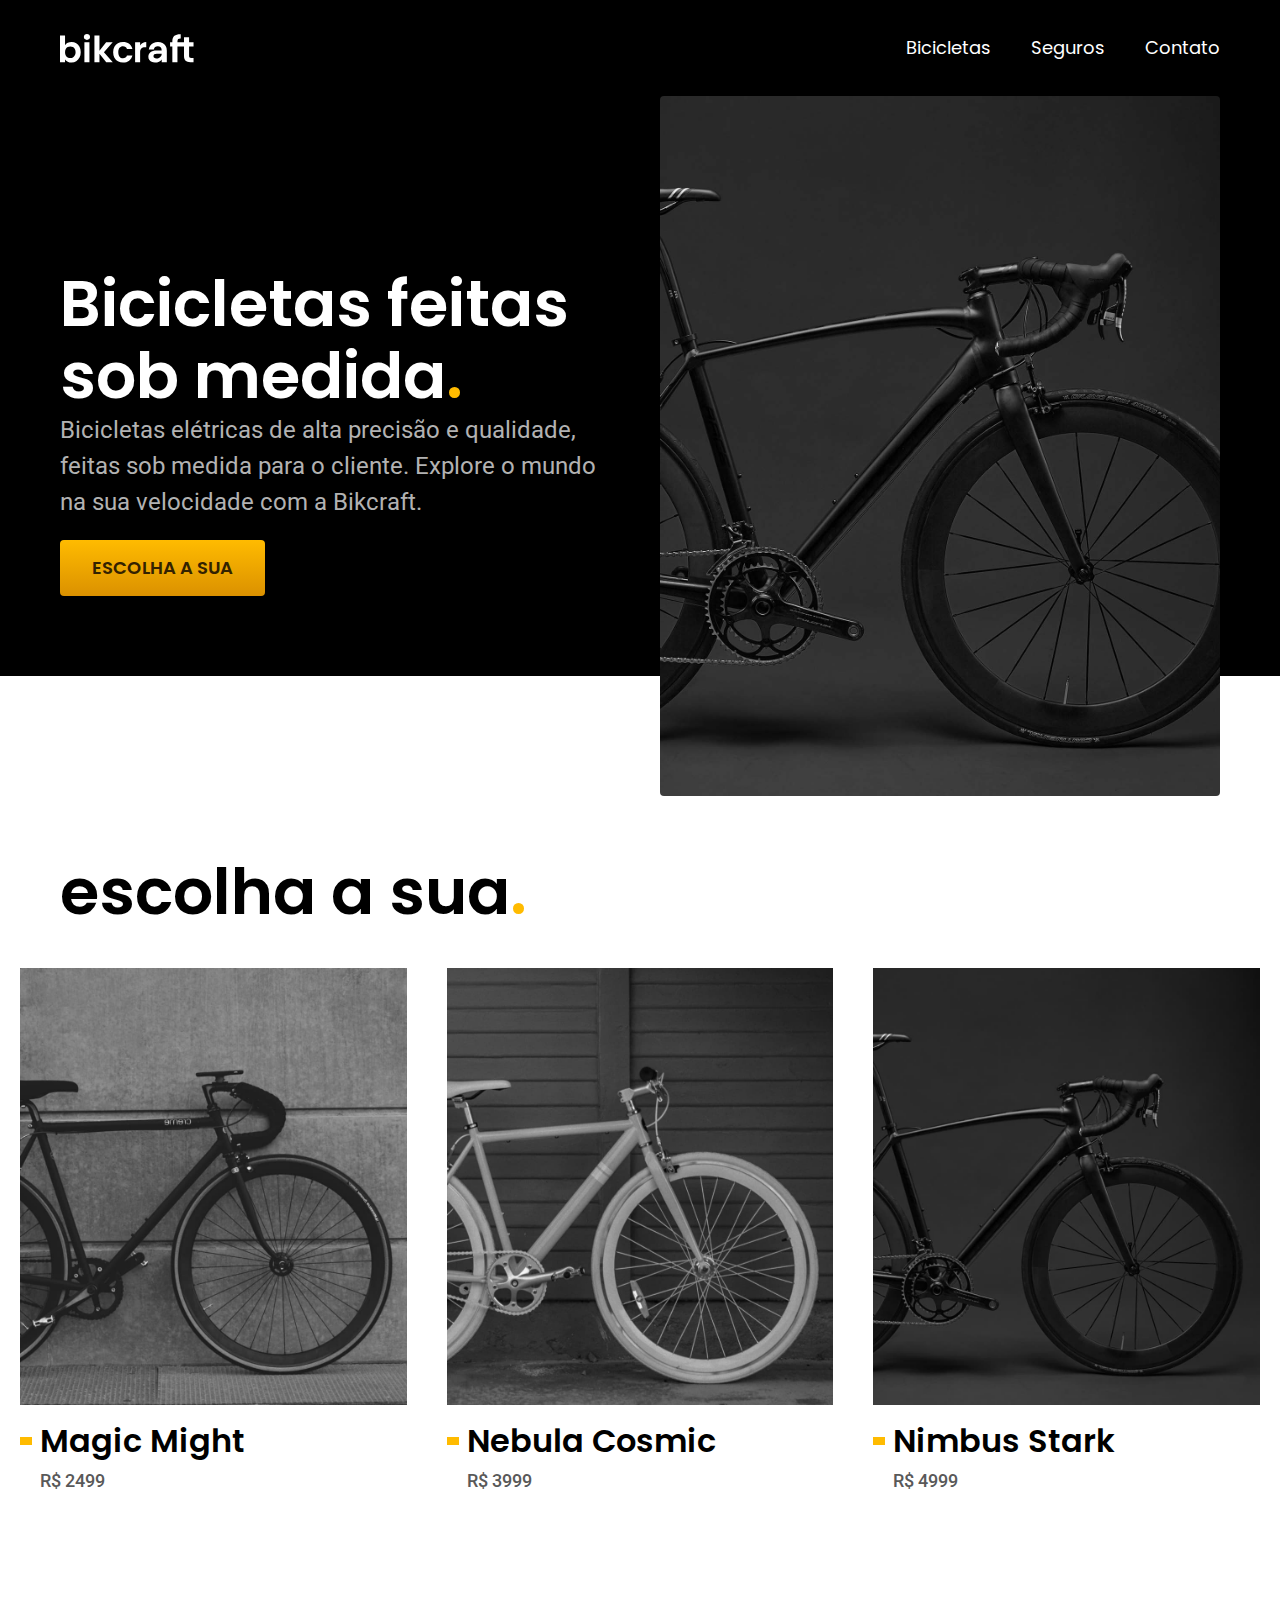
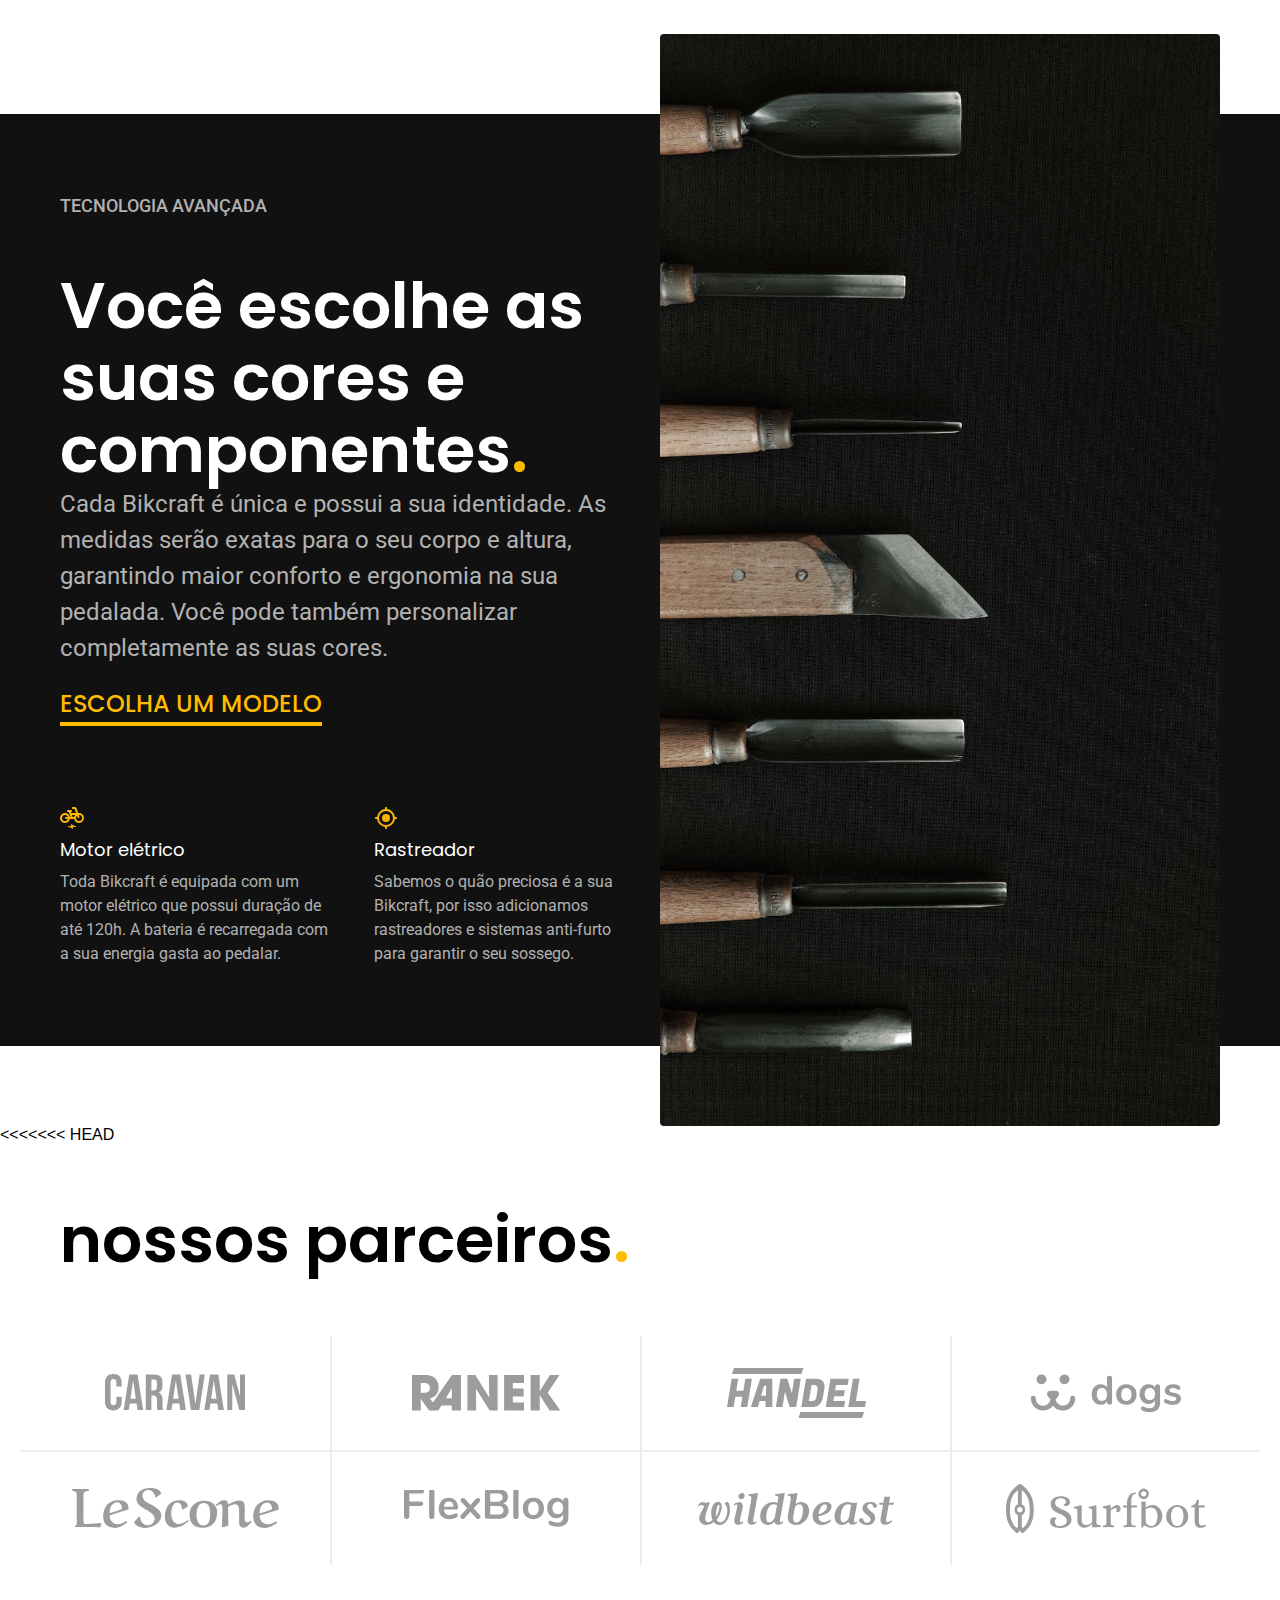
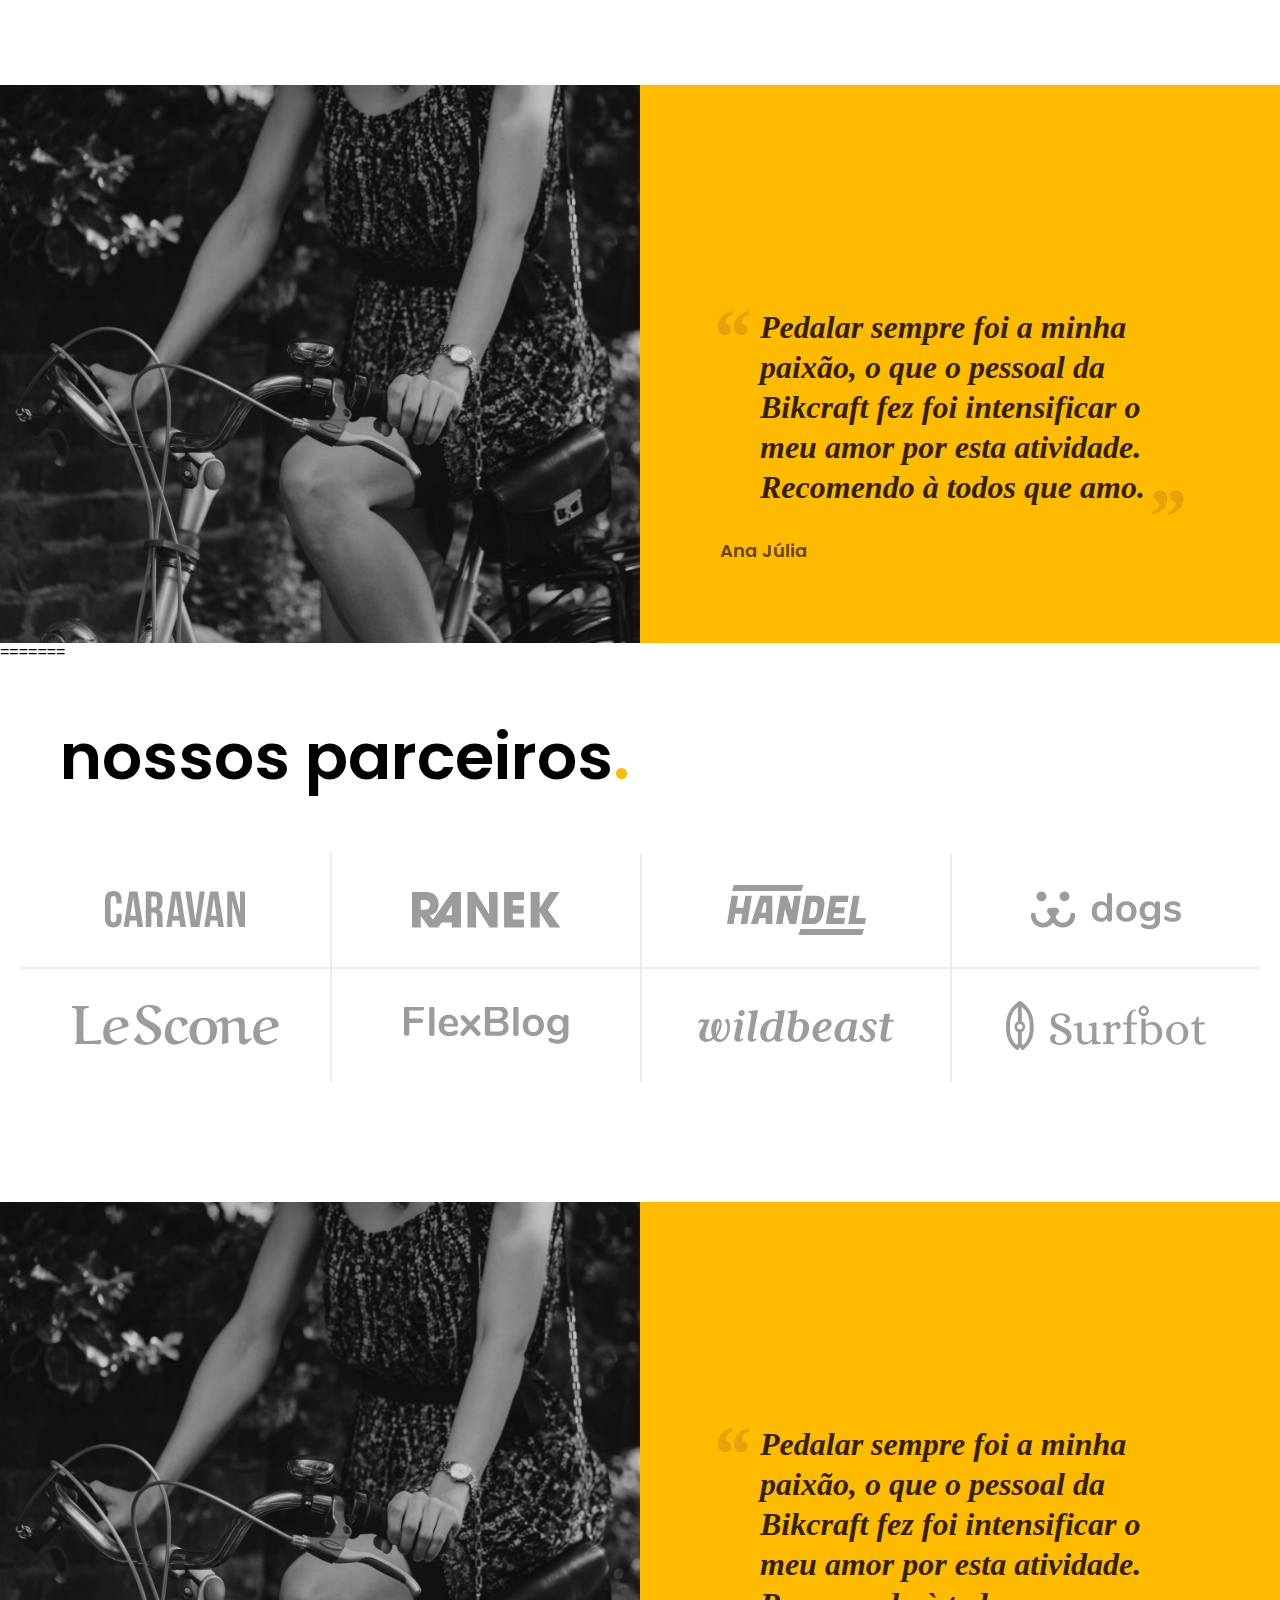
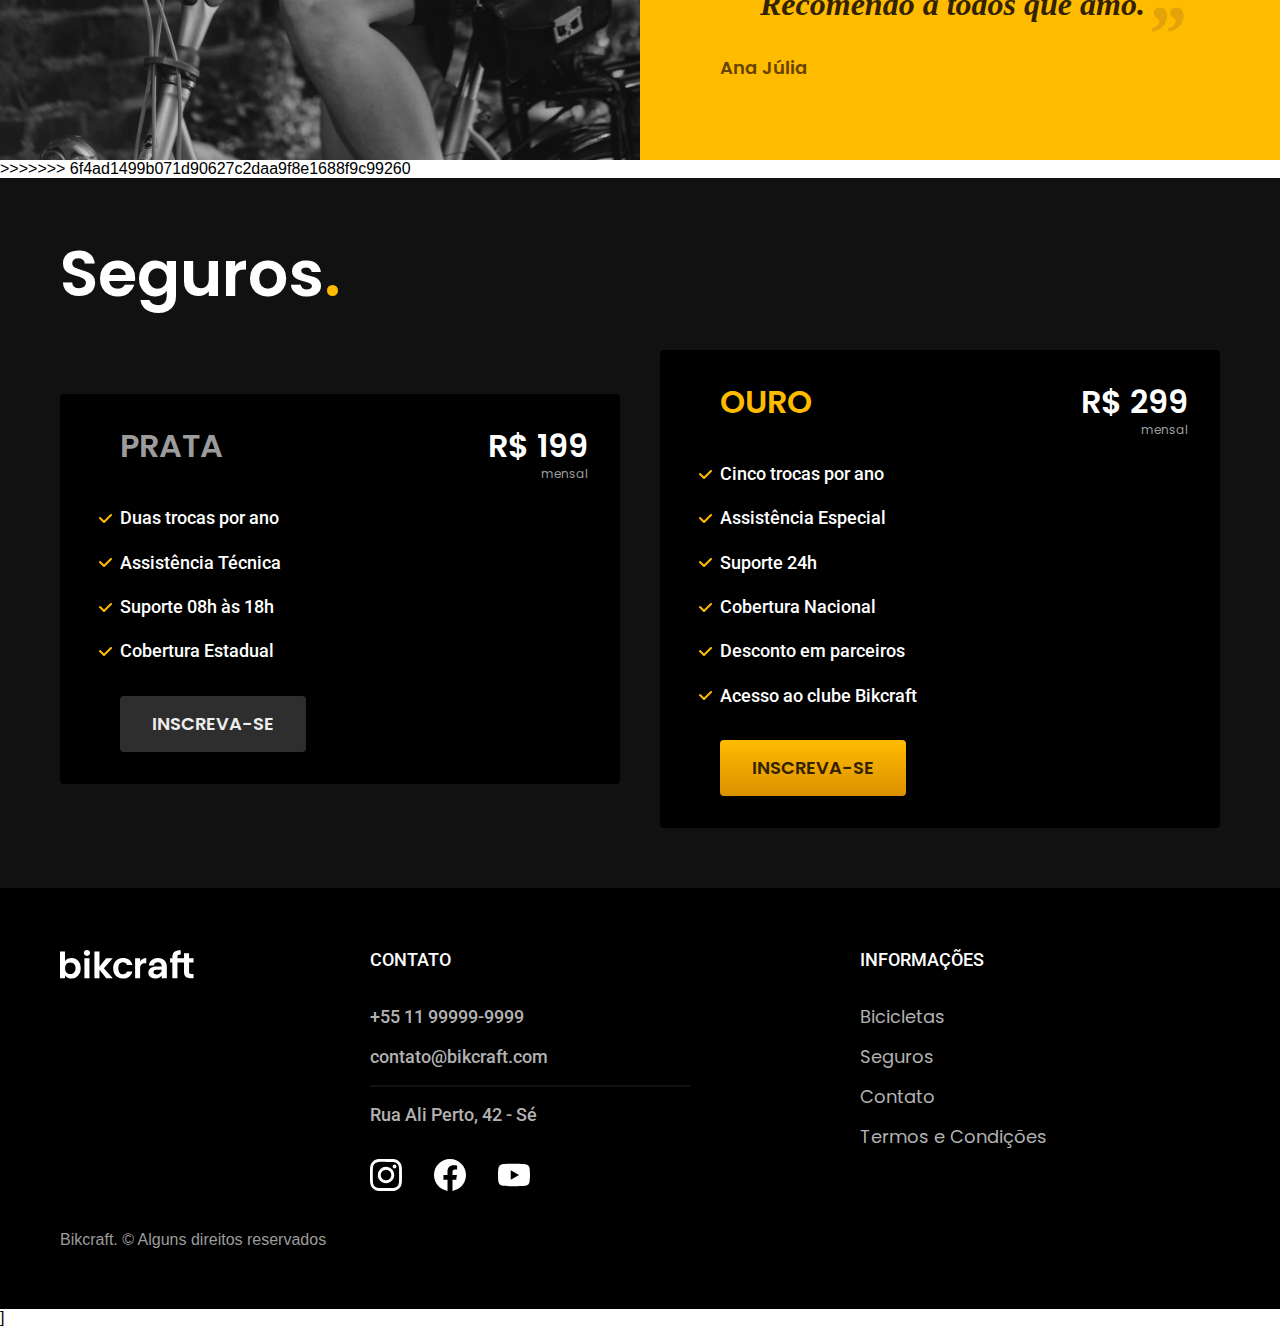
<file: index.html>
<!DOCTYPE html>

<html lang="pt-br">
    
<head>
        
        <meta charset="UTF-8">
        <meta name="viewport" content="width=device-width, initial-scale=1.0">
        <title>Bickraft - Bicicletas Elétricas</title>
        <meta name="description" content="Bicicletas elétricas de alta precisão e qualidade,  feitas sob medida para o cliente. Explore o mundo na sua velocidade com a Bikcraft.">

        <link rel="preload"href="./css/style.css" as "style">
        <link rel="stylesheet" href="./css/style.css">

        <link rel="preconnect" href="https://fonts.googleapis.com">
        <link rel="preconnect" href="https://fonts.gstatic.com" crossorigin>
        <link href="https://fonts.googleapis.com/css2?family=Kalam:wght@700&family=Poppins:wght@400;600&family=Roboto:wght@400;500&display=swap" rel="stylesheet">


    <script>
        document.documentElement.classList.add('js');
    </script>

    </head>

    <body>
        <header class="header-bg">
            <div class="header container">
            <a href="./index.html">
                <img src="./img/bikcraft.svg" alt="Bikcraft">
            </a>
            
                <nav aria-label="primaria">
                <ul class="header-menu font-1-m cor-0">
                    <li><a href="./bicicletas.html">Bicicletas</a></li>
                    <li><a href="./seguros.html">Seguros</a></li>
                    <li><a href="./contato.html">Contato</a></li>
                </ul>
            </nav>
            </div>
        </header>
        <main class="introducao-bg">
            <div class="introducao container">
                <div class="introducao-conteudo">
                <h1 class="font-1-xxl cor-0 fadeInDown" data-anime="200">Bicicletas feitas sob medida<span class="cor-p1">.</span></h1>
                <p class="font-2-l cor-5 fadeInDown" data-anime="600">Bicicletas elétricas de alta precisão e qualidade,  feitas sob medida para o cliente. Explore o mundo na sua velocidade com a Bikcraft.</p>
                    
                    <a class="botao fadeInDown" data-anime="800" href="./bicicletas.html">Escolha a sua</a>
                    
                </div> 
                    <picture class="fadeInDown" data-anime="1000">
                        <source media="(max-width: 800px)" srcset="./img/bicicletas/nimbus.jpg">
                        <img src="./img/fotos/introducao.jpg" alt="Bicicleta elétrica preta">
                    </picture>
                 
            </div>
        </main>


        <article class="bicicletas-lista">
            <h2 class="container font-1-xxl">escolha a sua<span class="cor-p1">.</span></h2>

            <ul>
                <li>
                    <a href="./bicicletas/magic.html">
                    <img src="./img/bicicletas/magic-home.jpg" alt="Bicicleta preta">
                    <h3 class="font-1-xl">Magic Might</h3>
                    <span class="font-2-m cor-8">R$ 2499</span>
                    </a>  
                </li>
                <li>
                    <a href="./bicicletas/nebula.html">
                    <img src="./img/bicicletas/nebula-home.jpg" alt="Bicicleta nebula">
                    <h3 class="font-1-xl">Nebula Cosmic</h3>
                    <span class="font-2-m cor-8">R$ 3999 </span>
                    </a>
                </li>
                <li>
                    <a href="./bicicletas/nimbus.html">
                    <img src="./img/bicicletas/nimbus-home.jpg" alt="Bicicleta nimbus">
                    <h3 class="font-1-xl">Nimbus Stark</h3>
                    <span class="font-2-m cor-8">R$ 4999</span>
                    </a>
                </li>
            </ul>
        </article>

        <article class="tecnologia-bg">
            <div class="tecnologia container">
                <div class="tecnologia-conteudo">
                    <span class="font-2-l-b cor-5">Tecnologia Avançada</span>
                    <h2 class="font-1-xxl cor-0">Você escolhe as suas cores e componentes<span class="cor-p1">.</span></h2>
                    <p class="font-2-l cor-5">Cada Bikcraft é única e possui a sua identidade. As medidas serão exatas para o seu corpo e altura, garantindo maior conforto e ergonomia na sua pedalada. Você pode também personalizar completamente as suas cores.</p>
                    <a class="link" href="./bicicletas.html">Escolha um modelo</a>
                   
                        <div class="tecnologia-vantagens">
                            <div>
                                <img src="./img/icones/eletrica.svg" alt="">
                                <h3 class="font-1-m cor-0">Motor elétrico</h3>
                                <p class="font-2-s cor-5">Toda Bikcraft é equipada com um motor elétrico que possui duração de até 120h. A bateria é recarregada com a sua energia gasta ao pedalar.</p>
                            </div>
                        
                            <div>
                                <img src="./img/icones/rastreador.svg" alt="">
                                <h3 class="font-1-m cor-0">Rastreador</h3>
                                <p class="font-2-s cor-5">Sabemos o quão preciosa é a sua Bikcraft, por isso adicionamos rastreadores e sistemas anti-furto para garantir o seu sossego.</p>
                            </div>
                        </div>
                </div>
                    
                        <div class="tecnologia-imagem">
                            <img src="./img/fotos/tecnologia.jpg" alt="">
                        </div>
                        
                </div>
        </article>

<<<<<<< HEAD
          <section class="parceiros" aria-label="Nossos Parceiros">
    <h2 class="container font-1-xxl">nossos parceiros<span class="cor-p1">.</span></h2>

    <ul>
      <li><img src="./img/parceiros/caravan.svg" alt="caravan"></li>
      <li><img src="./img/parceiros/ranek.svg" alt="ranek"></li>
      <li><img src="./img/parceiros/handel.svg" alt="handel"></li>
      <li><img src="./img/parceiros/dogs.svg" alt="dogs"></li>
      <li><img src="./img/parceiros/lescone.svg" alt="lescone"></li>
      <li><img src="./img/parceiros/flexblog.svg" alt="flexblog"></li>
      <li><img src="./img/parceiros/wildbeast.svg" alt="wildbeast"></li>
      <li><img src="./img/parceiros/surfbot.svg" alt="surfbot"></li>
    </ul>
  </section>

   <section class="depoimento" aria-label="Depoimento">
    <div>
      <img src="./img/fotos/depoimento.jpg" alt="Pessoa pedalando uma bicicleta Bikcraft">
    </div>
    <div class="depoimento-conteudo">
      <blockquote class="font-1-xl cor-p5">
        <p>Pedalar sempre foi a minha paixão, o que o pessoal da Bikcraft fez foi intensificar o meu amor por esta atividade. Recomendo à todos que amo.</p>
      </blockquote>
      <span class="font-1-m-b cor-p4">Ana Júlia</span>
    </div>
  </section>
=======
        <section class="parceiros" aria-label="Nossos Parceiros">
            <h2 class="container font-1-xxl">nossos parceiros<span class="cor-p1">.</span></h2>
        
            <ul>
              <li><img src="./img/parceiros/caravan.svg" alt="caravan"></li>
              <li><img src="./img/parceiros/ranek.svg" alt="ranek"></li>
              <li><img src="./img/parceiros/handel.svg" alt="handel"></li>
              <li><img src="./img/parceiros/dogs.svg" alt="dogs"></li>
              <li><img src="./img/parceiros/lescone.svg" alt="lescone"></li>
              <li><img src="./img/parceiros/flexblog.svg" alt="flexblog"></li>
              <li><img src="./img/parceiros/wildbeast.svg" alt="wildbeast"></li>
              <li><img src="./img/parceiros/surfbot.svg" alt="surfbot"></li>
            </ul>
          </section>
        
           <section class="depoimento" aria-label="Depoimento">
            <div>
              <img src="./img/fotos/depoimento.jpg" alt="Pessoa pedalando uma bicicleta Bikcraft">
            </div>
            <div class="depoimento-conteudo">
              <blockquote class="font-1-xl cor-p5">
                <p>Pedalar sempre foi a minha paixão, o que o pessoal da Bikcraft fez foi intensificar o meu amor por esta atividade. Recomendo à todos que amo.</p>
              </blockquote>
              <span class="font-1-m-b cor-p4">Ana Júlia</span>
            </div>
          </section>
        
>>>>>>> 6f4ad1499b071d90627c2daa9f8e1688f9c99260

        <article class="seguros-bg">
    		<div class="seguros container">
    			<h2 class="font-1-xxl cor-0">Seguros<span class="cor-p1">.</span></h2>
    			<div class="seguros-item">
    				<h3 class="font-1-xl cor-6">PRATA</h3>
    				<span class="font-1-xl cor-0">R$ 199<span class="font-1-xs cor-6">mensal</span></span>
    				<ul class="font-2-m cor-0">
    					<li>Duas trocas por ano</li>
						<li>Assistência Técnica</li>
						<li>Suporte 08h às 18h</li>
						<li>Cobertura Estadual</li>
    				</ul>
    				<a class="botao secundario" href="./orcamento.html">Inscreva-se</a>
    			</div>

    			<div class="seguros-item">
    				<h3 class="font-1-xl cor-p1">OURO</h3>
    				<span class="font-1-xl cor-0">R$ 299<span class="font-1-xs cor-6">mensal</span></span>
    				<ul class="font-2-m cor-0">
    					<li>Cinco trocas por ano</li>
						<li>Assistência Especial</li>
						<li>Suporte 24h</li>
						<li>Cobertura Nacional</li>
						<li>Desconto em parceiros</li>
						<li>Acesso ao clube Bikcraft</li>
    				</ul>
    				<a class="botao" href="./orcamento.html">Inscreva-se</a>
    			</div>
    		</div>
    	</article>
        <footer class="footer-bg">
            <div class="footer container">
                <img src="./img/bikcraft.svg" alt="logo">
                <div class="footer-contato">
                    <h3 class="font-2-l-b cor-0">Contato</h3>
                    <ul class="font-2-m cor-5">
                        <li><a href="tel: +551199999999">+55 11 99999-9999</a></li>
                        <li><a href="mailto:contato@bikcraft.com">contato@bikcraft.com</a></li>
                        <li>Rua Ali Perto, 42 - Sé</li>
                    </ul>
                    <div class="footer-redes">
                        <a href="./">
                            <img src="./img/redes/instagram.svg">
                        </a>
                        <a href="./">
                            <img src="./img/redes/facebook.svg">
                        </a>
                        <a href="./">
                            <img src="./img/redes/youtube.svg">
                        </a>
                    </div>
                </div>
                <div class="footer-informacoes">
                    <h3 class="font-2-l-b cor-0">Informações</h3>
                    <nav>
                        <ul class="font-1-m cor-5">
                            <li>
                               <li><a href="./bicicletas.html">Bicicletas</a></li>
                                <li><a href="./seguros.html">Seguros</a></li>
                                <li><a href="./contato.html">Contato</a></li>
                                <li><a href="./termos.html">Termos e Condições</a></li>
                            </li>
                        </ul>
                    </nav>
                </div>
                <p class="footer-copyfont-2-m cor-6">Bikcraft. © Alguns direitos reservados</p>
            </div>
            
        </footer>
]
        <script src="./js/plugins/simple-anime.js"></script>
        <script src="./js/script.js"></script>
    </body>
</html>
</file>
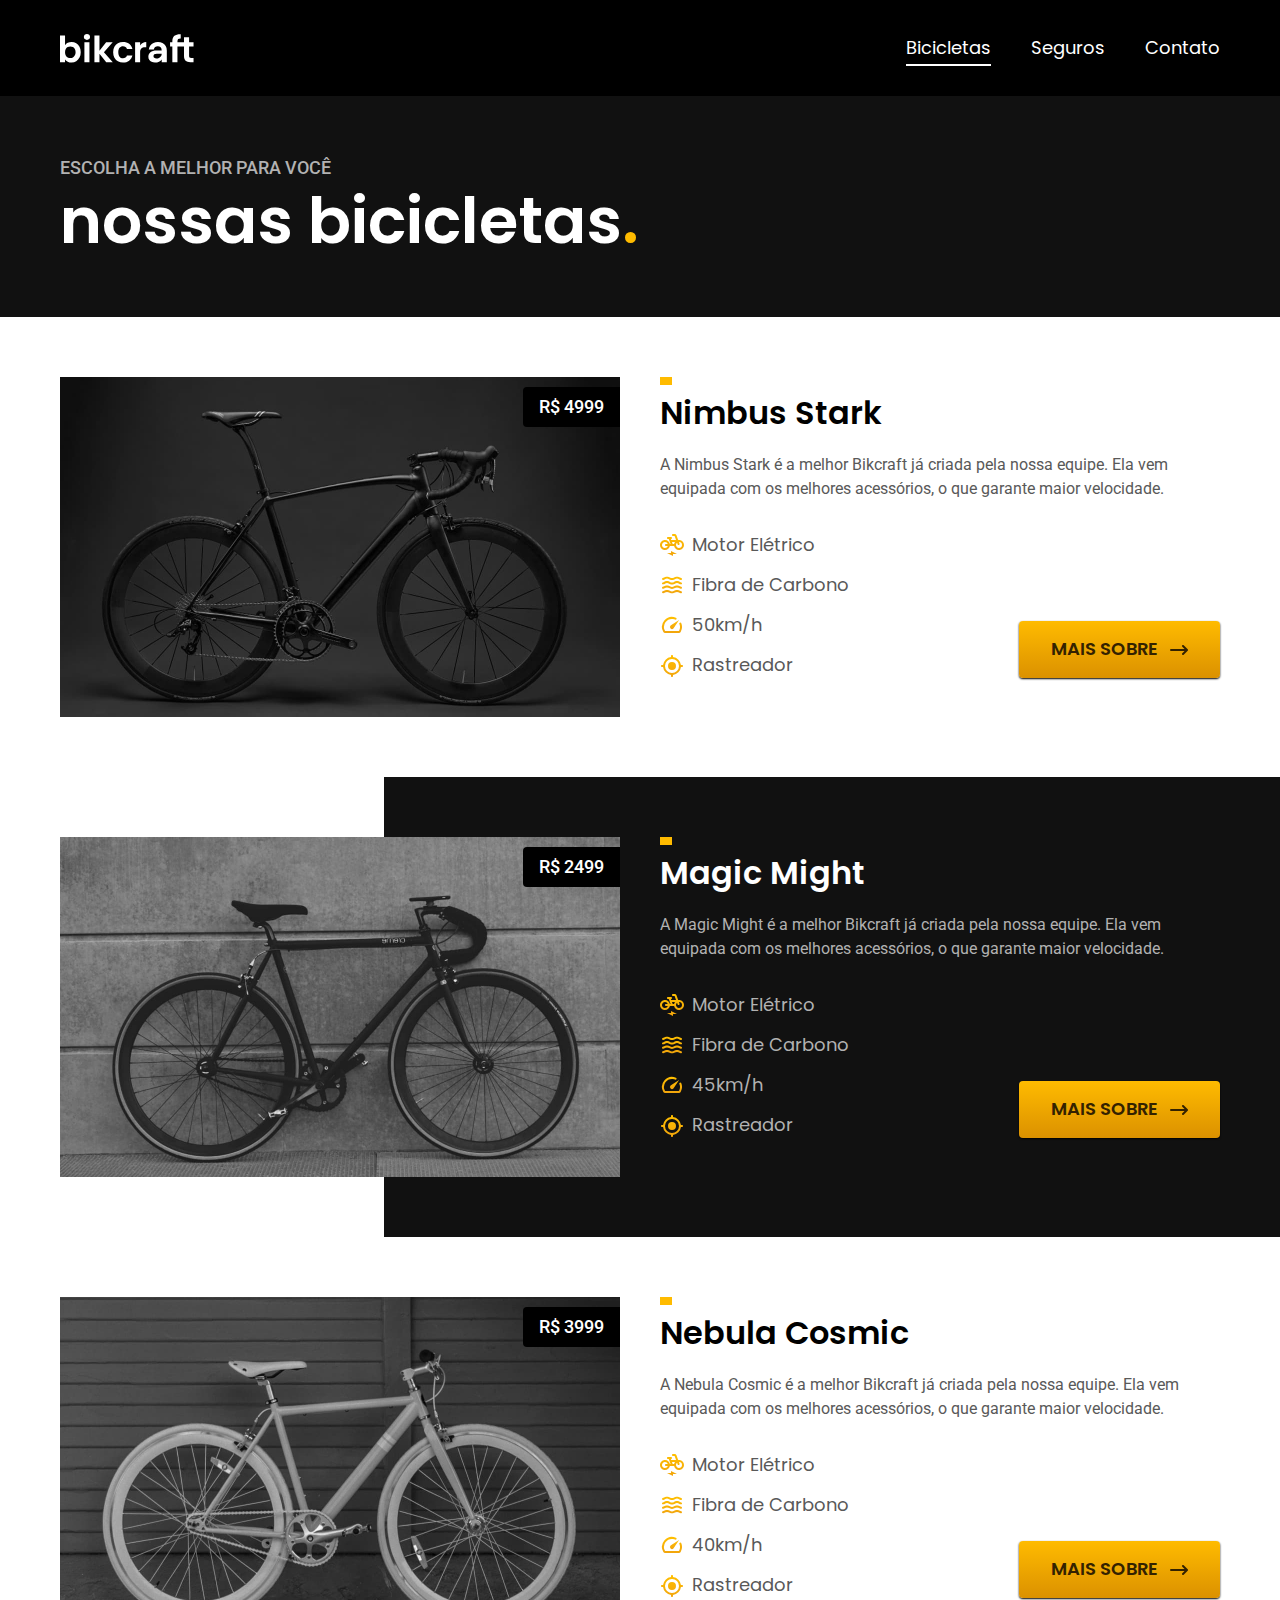
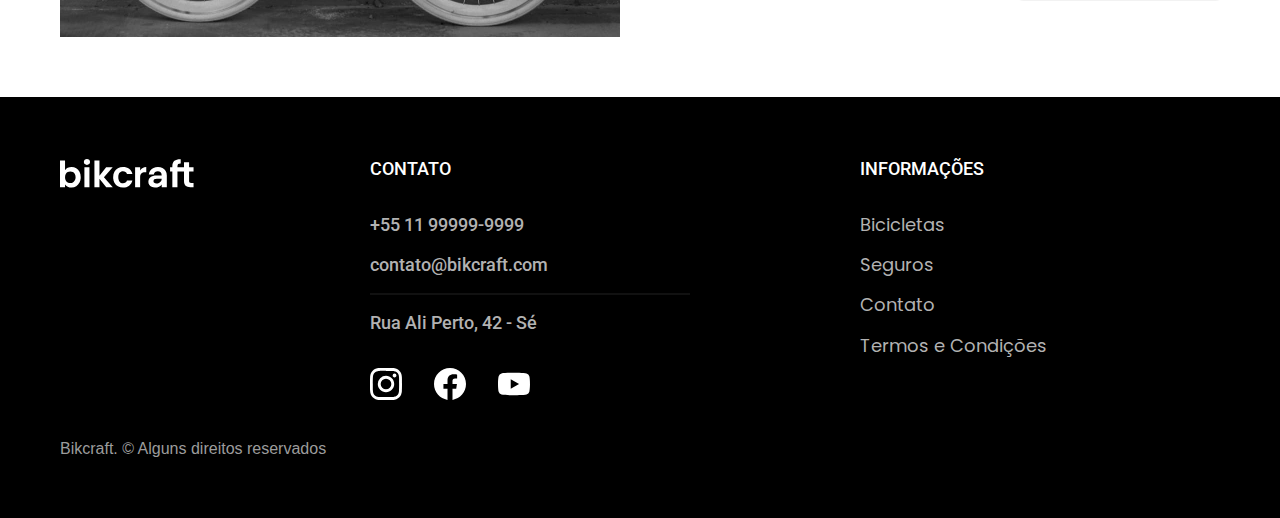
<file: bicicletas.html>
<!DOCTYPE html>

<html lang="pt-br">
    
<head>
        
        <meta charset="UTF-8">
        <meta name="viewport" content="width=device-width, initial-scale=1.0">
        <title>Bicicletas | Bickraft</title>
        <meta name="description" content="Termos e Condições.">

        <link rel="preload"href="./css/style.css" as "style">
        <link rel="stylesheet" href="./css/style.css">

        <link rel="preconnect" href="https://fonts.googleapis.com">
        <link rel="preconnect" href="https://fonts.gstatic.com" crossorigin>
        <link href="https://fonts.googleapis.com/css2?family=Kalam:wght@700&family=Poppins:wght@400;600&family=Roboto:wght@400;500&display=swap" rel="stylesheet">
    <script>
        document.documentElement.classList.add('js');
    </script>

    </head>

    <body id="bicicletas">
        <header class="header-bg">
            <div class="header container">
            <a href="./index.html">
                <img src="./img/bikcraft.svg" alt="Bikcraft">
            </a>
            
                <nav aria-label="primaria">
                <ul class="header-menu font-1-m cor-0">
                    <li><a href="./bicicletas.html">Bicicletas</a></li>
                    <li><a href="./seguros.html">Seguros</a></li>
                    <li><a href="./contato.html">Contato</a></li>
                </ul>
            </nav>
            </div>
        </header>
            <main>
                <div class="titulo-bg">
                    <div class="titulo container">
                        <p class="font-2-l-b cor-5">Escolha a melhor para você</p>
                        <h1 class="font-1-xxl cor-0">nossas bicicletas<span class="cor-p1">.</span></h1>
                    </div>
                </div>


                <div class="bicicletas-bg">
                    <div class="bicicletas container">
                        <div class="bicicletas-imagem">
                            <img src="./img/bicicletas/nimbus.jpg" alt="bicicleta preta">
                            <span class="font-2-m cor-0"> R$ 4999</span>
                        </div>

                        <div class="bicicletas-conteudo">
                            <h2 class="font-1-xl">Nimbus Stark</h2>
                            <p class="font-2-s cor-8">A Nimbus Stark é a melhor Bikcraft já criada pela nossa equipe. Ela vem equipada com os melhores acessórios, o que garante maior velocidade.</p>
                            <ul class="font-1-m cor-8">
                                <li><img src="./img/icones/eletrica.svg"> Motor Elétrico</li>
                                <li><img src="./img/icones/carbono.svg"> Fibra de Carbono</li>
                                <li><img src="./img/icones/velocidade.svg"> 50km/h</li>
                                <li><img src="./img/icones/rastreador.svg"> Rastreador</li>
                            </ul>
                            <a class="botao seta" href="./bicicletas/nimbus.html">Mais Sobre</a>
                        </div>
                    </div>
                </div>

                <div class="bicicletas-bg">
                    <div class="bicicletas container">
                        <div class="bicicletas-imagem">
                            <img src="./img/bicicletas/magic.jpg" alt="bicicleta preta">
                            <span class="font-2-m cor-0"> R$ 2499</span>
                        </div>

                        <div class="bicicletas-conteudo">
                            <h2 class="font-1-xl cor-0">Magic Might</h2>
                            <p class="font-2-s cor-5">A Magic Might é a melhor Bikcraft já criada pela nossa equipe. Ela vem equipada com os melhores acessórios, o que garante maior velocidade.</p>
                            <ul class="font-1-m cor-5">
                                <li><img src="./img/icones/eletrica.svg"> Motor Elétrico</li>
                                <li><img src="./img/icones/carbono.svg"> Fibra de Carbono</li>
                                <li><img src="./img/icones/velocidade.svg"> 45km/h</li>
                                <li><img src="./img/icones/rastreador.svg"> Rastreador</li>
                            </ul>
                            <a class="botao seta" href="./bicicletas/magic.html">Mais Sobre</a>
                        </div>
                    </div>
                </div>

                <div class="bicicletas-bg">
                    <div class="bicicletas container">
                        <div class="bicicletas-imagem">
                            <img src="./img/bicicletas/nebula.jpg" alt="bicicleta preta">
                            <span class="font-2-m cor-0"> R$ 3999</span>
                        </div>

                        <div class="bicicletas-conteudo">
                            <h2 class="font-1-xl">Nebula Cosmic</h2>
                            <p class="font-2-s cor-8">A Nebula Cosmic é a melhor Bikcraft já criada pela nossa equipe. Ela vem equipada com os melhores acessórios, o que garante maior velocidade.</p>
                            <ul class="font-1-m cor-8">
                                <li><img src="./img/icones/eletrica.svg"> Motor Elétrico</li>
                                <li><img src="./img/icones/carbono.svg"> Fibra de Carbono</li>
                                <li><img src="./img/icones/velocidade.svg"> 40km/h</li>
                                <li><img src="./img/icones/rastreador.svg"> Rastreador</li>
                            </ul>
                            <a class="botao seta" href="./bicicletas/nebula.html">Mais Sobre</a>
                        </div>
                    </div>
                </div>

        <footer class="footer-bg">
            <div class="footer container">
                <img src="./img/bikcraft.svg" alt="logo">
                <div class="footer-contato">
                    <h3 class="font-2-l-b cor-0">Contato</h3>
                    <ul class="font-2-m cor-5">
                        <li><a href="tel: +551199999999">+55 11 99999-9999</a></li>
                        <li><a href="mailto:contato@bikcraft.com">contato@bikcraft.com</a></li>
                        <li>Rua Ali Perto, 42 - Sé</li>
                    </ul>
                    <div class="footer-redes">
                        <a href="./">
                            <img src="./img/redes/instagram.svg">
                        </a>
                        <a href="./">
                            <img src="./img/redes/facebook.svg">
                        </a>
                        <a href="./">
                            <img src="./img/redes/youtube.svg">
                        </a>
                    </div>
                </div>
                <div class="footer-informacoes">
                    <h3 class="font-2-l-b cor-0">Informações</h3>
                    <nav>
                        <ul class="font-1-m cor-5">
                            <li>
                               <li><a href="./bicicletas.html">Bicicletas</a></li>
                                <li><a href="./seguros.html">Seguros</a></li>
                                <li><a href="./contato.html">Contato</a></li>
                                <li><a href="./termos.html">Termos e Condições</a></li>
                            </li>
                        </ul>
                    </nav>
                </div>
                <p class="footer-copyfont-2-m cor-6">Bikcraft. © Alguns direitos reservados</p>
            </div>
            
        </footer>
        
        <script src="./js/script.js"></script>
    </body>
</html>
</file>
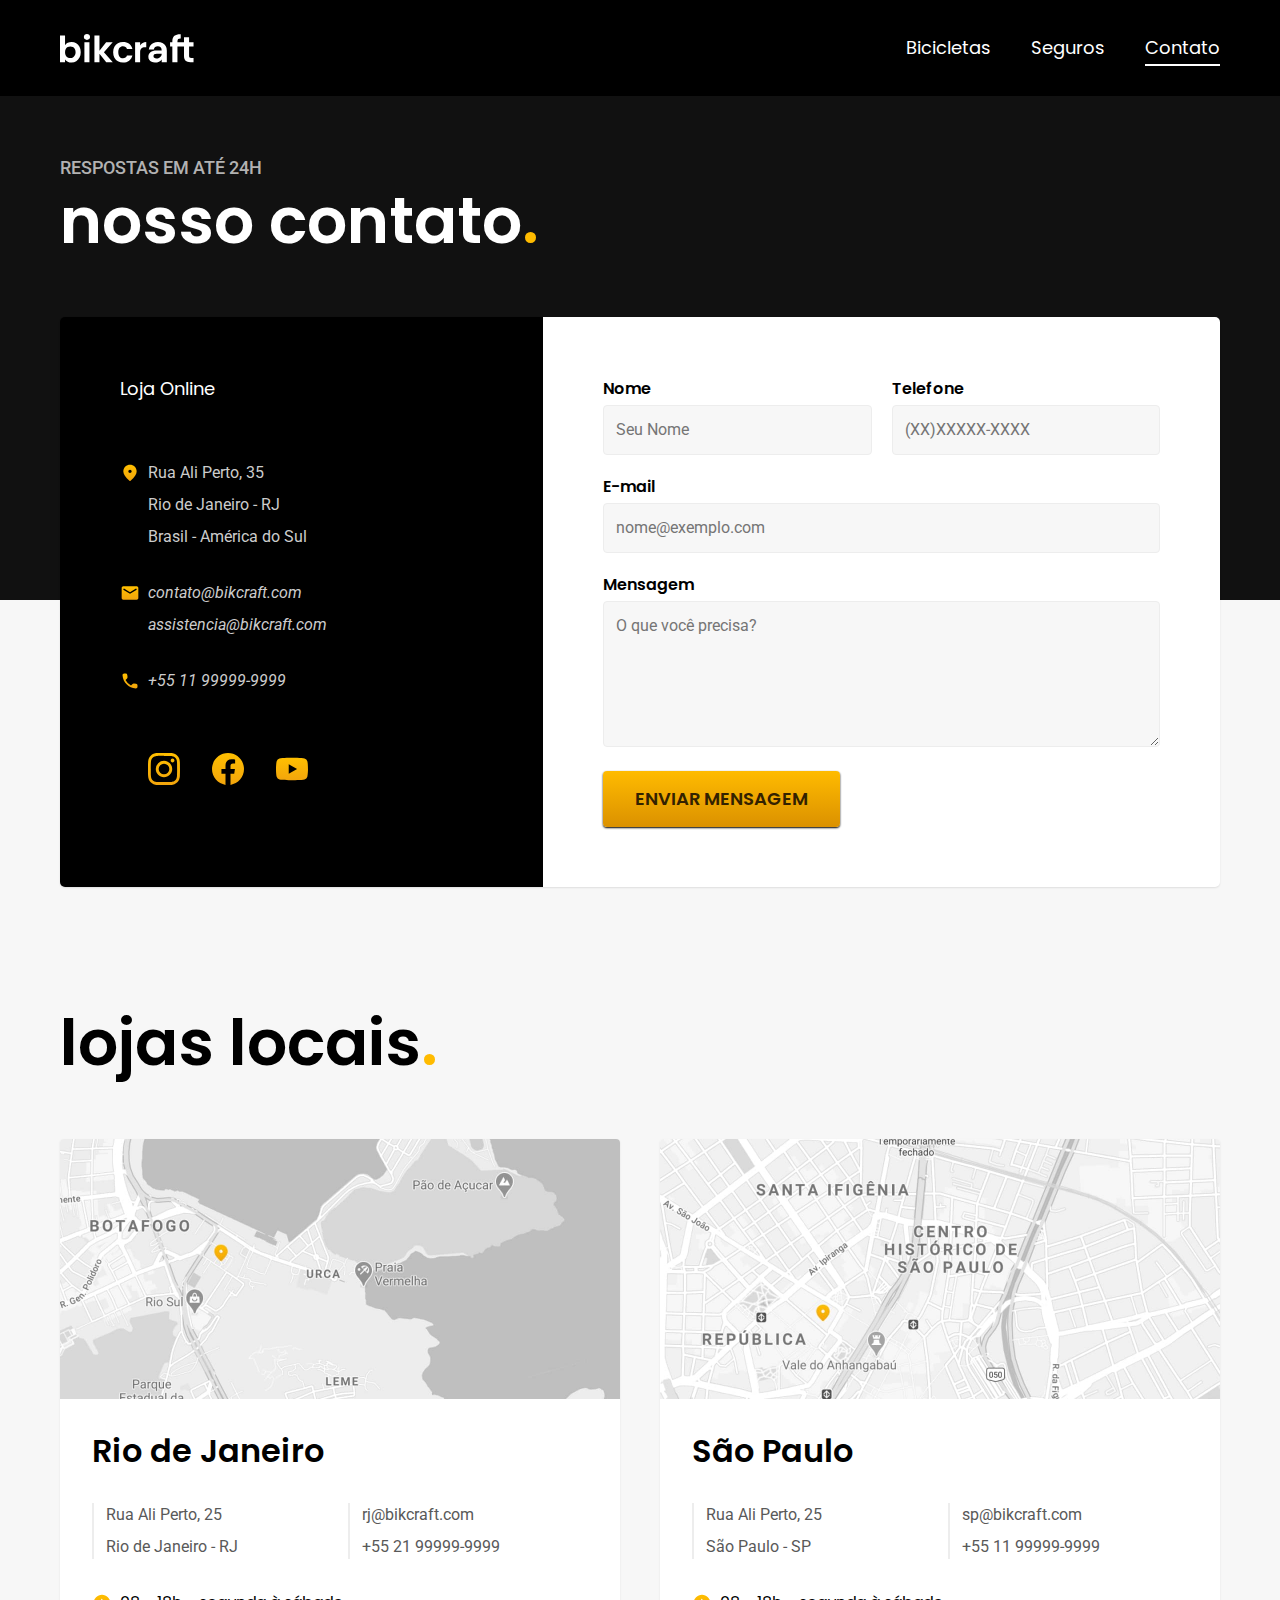
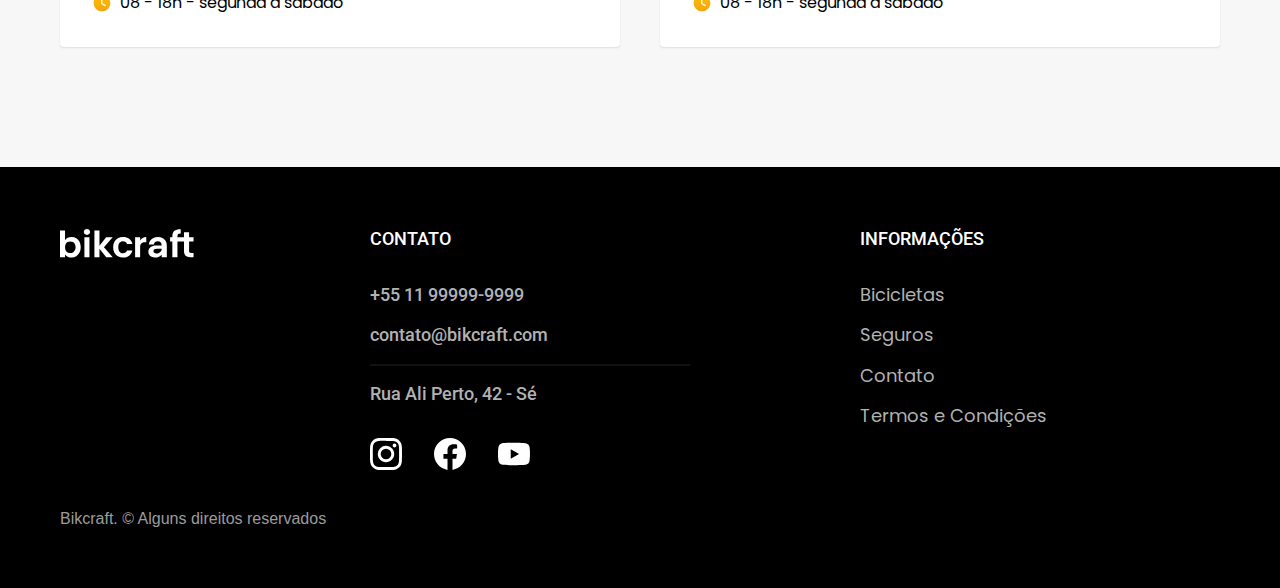
<file: contato.html>
<!DOCTYPE html>

<html lang="pt-br">
    
<head>
        
        <meta charset="UTF-8">
        <meta name="viewport" content="width=device-width, initial-scale=1.0">
        <title>Contato | Bickraft</title>
        <meta name="description" content="Termos e Condições.">

        <link rel="preload"href="./css/style.css" as "style">
        <link rel="stylesheet" href="./css/style.css">

        <link rel="preconnect" href="https://fonts.googleapis.com">
        <link rel="preconnect" href="https://fonts.gstatic.com" crossorigin>
        <link href="https://fonts.googleapis.com/css2?family=Kalam:wght@700&family=Poppins:wght@400;600&family=Roboto:wght@400;500&display=swap" rel="stylesheet">
    <script>
        document.documentElement.classList.add('js');
    </script>

    </head>

    <body id="contato">
        <header class="header-bg">
            <div class="header container">
            <a href="./index.html">
                <img src="./img/bikcraft.svg" alt="Bikcraft">
            </a>
            
                <nav aria-label="primaria">
                <ul class="header-menu font-1-m cor-0">
                    <li><a href="./bicicletas.html">Bicicletas</a></li>
                    <li><a href="./seguros.html">Seguros</a></li>
                    <li><a href="./contato.html">Contato</a></li>
                </ul>
            </nav>
            </div>
        </header>
            <main>
                <div class="titulo-bg">
                    <div class="titulo container">
                        <p class="font-2-l-b cor-5">Respostas em até 24h</p>
                        <h1 class="font-1-xxl cor-0">nosso contato<span class="cor-p1">.</span></h1>
                    </div>
                </div>
                
                <div class="contato container">
                    <section class="contato-dados" aria-label="Endereço">
                        <h2 class="font-1-m cor-0">Loja Online</h2>
                        <div class="contato-endereco font-2-s cor-4">
                            <p>Rua Ali Perto, 35</p>
                            <p>Rio de Janeiro - RJ</p>
                            <p>Brasil - América do Sul</p>
                        </div>
                        <address class="contato-meios font-2-s cor-4">
                            <a href="mailto:contato@bikcraft.com">contato@bikcraft.com</a>
                            <a href="mailto:assistencia@bikcraft.com">assistencia@bikcraft.com</a>
                            <a href="tel: +551199999999">+55 11 99999-9999</a>
                        </address>
                        <div class="contato-redes">
                        <a href="./">
                            <img src="./img/redes/instagram-p.svg">
                        </a>
                        <a href="./">
                            <img src="./img/redes/facebook-p.svg">
                        </a>
                        <a href="./">
                            <img src="./img/redes/youtube-p.svg">
                        </a>
                        </div>
                    </section>

                    <section class="contato-formulario" aria-label="Formulário">
                        <form class="form" action="./contato.html">
                            <div>
                                <label for="nome">Nome</label>
                                <input type="text" id="nome"name="nome" placeholder="Seu Nome">
                            </div>

                            <div>
                                <label for="telefone">Telefone</label>
                                <input type="text" id="telefone"name="telefone" placeholder="(XX)XXXXX-XXXX">
                            </div>

                            <div class="col-2">
                                <label for="email">E-mail</label>
                                <input type="email" id="telefone"name="telefone" placeholder="nome@exemplo.com">
                            </div>

                            <div class="col-2">
                                <label for="mensagem">Mensagem</label>
                                <textarea rows="5"  id="mensagem" name="mensagem" placeholder="O que você precisa?"></textarea>
                            </div>
                            <button class="botao col-2">Enviar mensagem</button>
                        </form>
                    </section>
                </div>
            </main>

            <article class="lojas container">
                <h2 class="font-1-xxl">lojas locais<span class="cor-p1">.</span></h2>
                <div class="lojas-item">
                    <img src="./img/lojas/rj.jpg" alt="mapa marcando endereço em Rua Ali Perto, 25 - Rio de Janeiro - RJ">

                    <div class="lojas-conteudo">
                        <h3 class="font-1-xl">Rio de Janeiro</h3>
                    <div class="lojas-dados font-2-s cor-8">
                        <p>Rua Ali Perto, 25</p>
                        <p>Rio de Janeiro - RJ</p>
                    </div>

                    <div class="lojas-dados font-2-s cor-8">
                        <a href="mailto:rj@bikcraft.com">rj@bikcraft.com</a>
                        <a href="tel: +552199999999">+55 21 99999-9999</a>
                    </div>
                    <p class="lojas-tempo font-1-s"><img src="./img/icones/horario.svg">08 - 18h - segunda à sábado</p>
                    </div>
                </div>

                <div class="lojas-item">
                    <img src="./img/lojas/sp.jpg" alt="mapa marcando endereço em Rua Ali Perto, 25 - São Paulo - SP">
                    
                <div class="lojas-conteudo">
                        <h3 class="font-1-xl">São Paulo</h3>
                    <div class="lojas-dados font-2-s cor-8">
                        <p>Rua Ali Perto, 25</p>
                        <p>São Paulo - SP</p>
                    </div>

                    <div class="lojas-dados font-2-s cor-8">
                        <a href="mailto:sp@bikcraft.com">sp@bikcraft.com</a>
                        <a href="tel: +551199999999">+55 11 99999-9999</a>
                    </div>
                

                    <p class="lojas-tempo font-1-s"><img src="./img/icones/horario.svg">08 - 18h - segunda à sábado</p>
                </div>
            </div>
            </article>
        <footer class="footer-bg">
            <div class="footer container">
                <img src="./img/bikcraft.svg" alt="logo">
                <div class="footer-contato">
                    <h3 class="font-2-l-b cor-0">Contato</h3>
                    <ul class="font-2-m cor-5">
                        <li><a href="tel: +551199999999">+55 11 99999-9999</a></li>
                        <li><a href="mailto:contato@bikcraft.com">contato@bikcraft.com</a></li>
                        <li>Rua Ali Perto, 42 - Sé</li>
                    </ul>
                    <div class="footer-redes">
                        <a href="./">
                            <img src="./img/redes/instagram.svg">
                        </a>
                        <a href="./">
                            <img src="./img/redes/facebook.svg">
                        </a>
                        <a href="./">
                            <img src="./img/redes/youtube.svg">
                        </a>
                    </div>
                </div>
                <div class="footer-informacoes">
                    <h3 class="font-2-l-b cor-0">Informações</h3>
                    <nav>
                        <ul class="font-1-m cor-5">
                            <li>
                               <li><a href="./bicicletas.html">Bicicletas</a></li>
                                <li><a href="./seguros.html">Seguros</a></li>
                                <li><a href="./contato.html">Contato</a></li>
                                <li><a href="./termos.html">Termos e Condições</a></li>
                            </li>
                        </ul>
                    </nav>
                </div>
                <p class="footer-copyfont-2-m cor-6">Bikcraft. © Alguns direitos reservados</p>
            </div>
            
        </footer>
        
        <script src="./js/script.js"></script>
    </body>
</html>
</file>
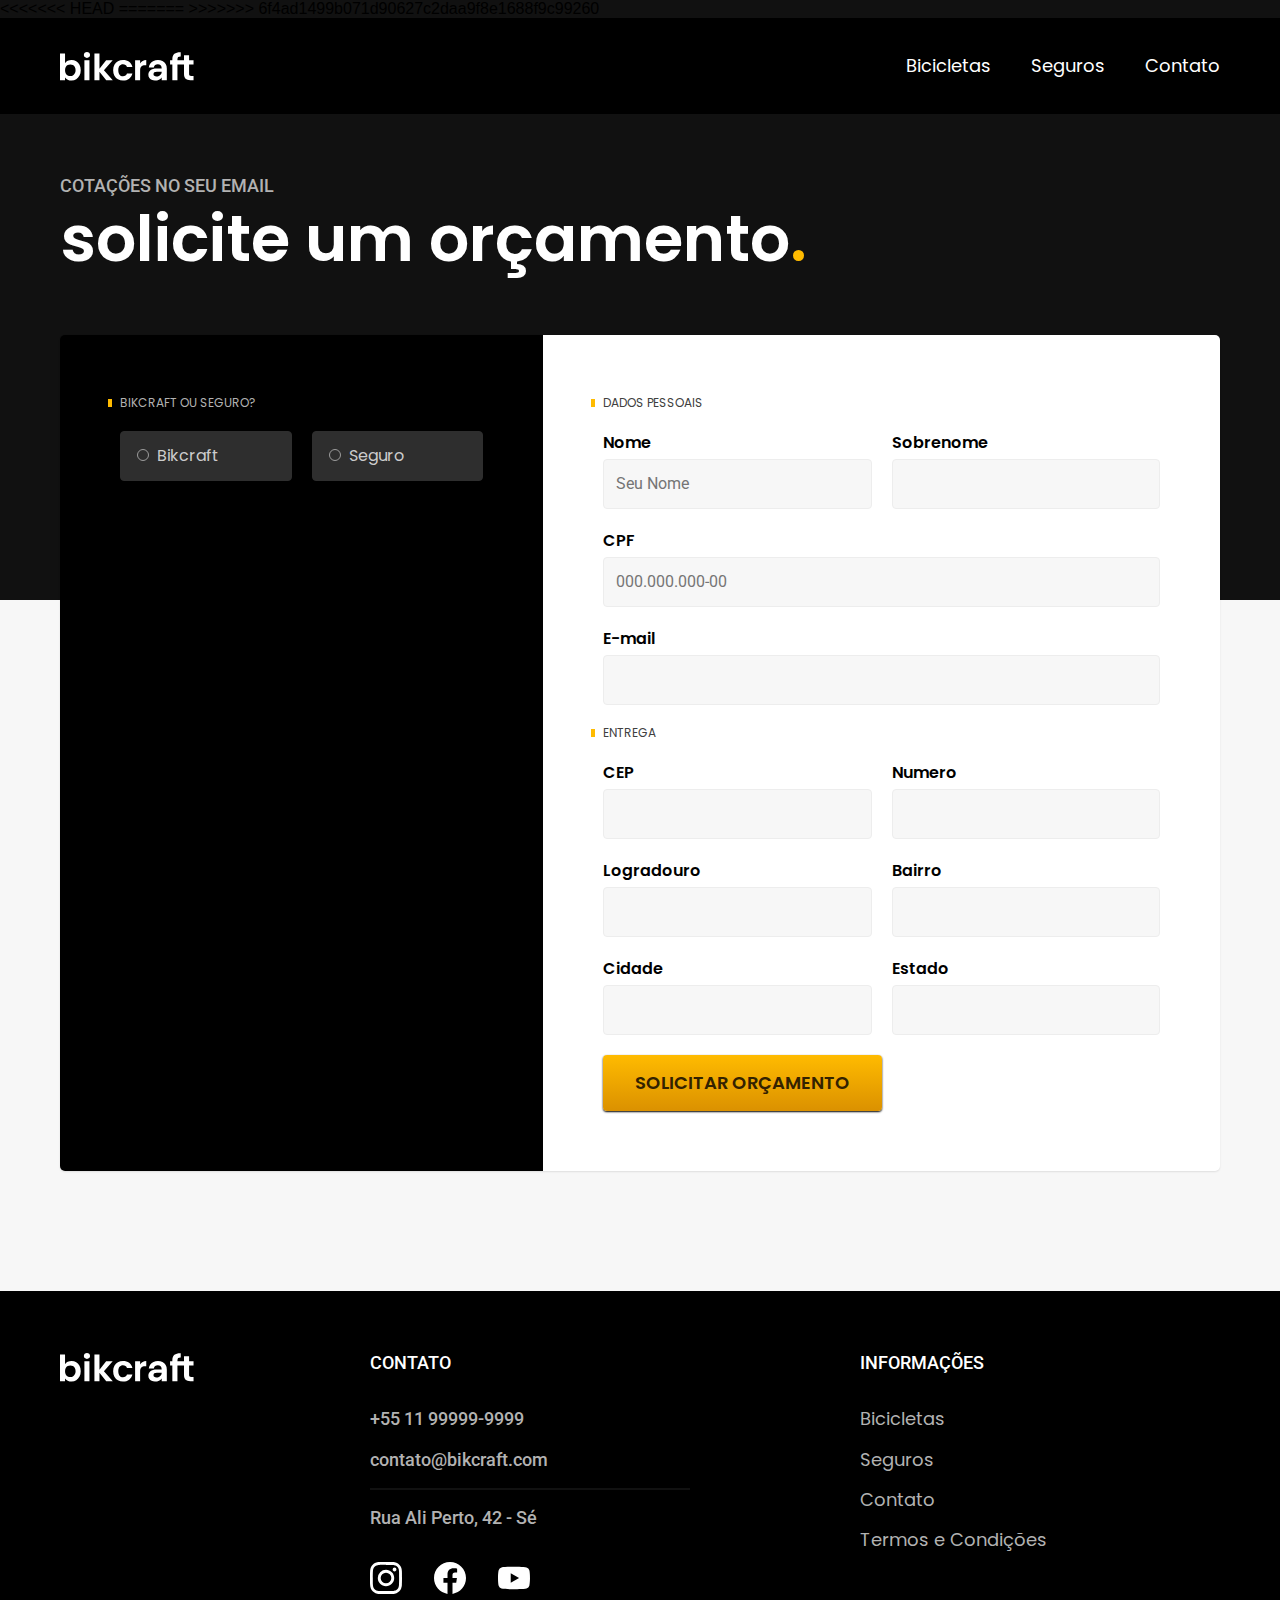
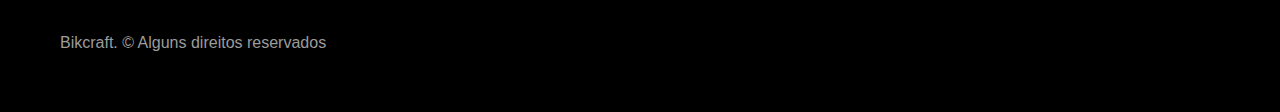
<file: orcamento.html>
<!DOCTYPE html>

<html lang="pt-br">
    
<head>
        
        <meta charset="UTF-8">
        <meta name="viewport" content="width=device-width, initial-scale=1.0">
        <title>Orçamento | Bickraft</title>
        <meta name="description" content="Termos e Condições.">

<<<<<<< HEAD
        <link rel="preload"href="./css/style.css" as "style">
=======
>>>>>>> 6f4ad1499b071d90627c2daa9f8e1688f9c99260
        <link rel="stylesheet" href="./css/style.css">

        <link rel="preconnect" href="https://fonts.googleapis.com">
        <link rel="preconnect" href="https://fonts.gstatic.com" crossorigin>
        <link href="https://fonts.googleapis.com/css2?family=Kalam:wght@700&family=Poppins:wght@400;600&family=Roboto:wght@400;500&display=swap" rel="stylesheet">
    <script>
        document.documentElement.classList.add('js');
    </script>

    </head>

    <body id="orcamento">
        <header class="header-bg">
            <div class="header container">
            <a href="./index.html">
                <img src="./img/bikcraft.svg" alt="Bikcraft">
            </a>
            
                <nav aria-label="primaria">
                <ul class="header-menu font-1-m cor-0">
                    <li><a href="./bicicletas.html">Bicicletas</a></li>
                    <li><a href="./seguros.html">Seguros</a></li>
                    <li><a href="./contato.html">Contato</a></li>
                </ul>
            </nav>
            </div>
        </header>
            <main>
                <div class="titulo-bg">
                    <div class="titulo container">
                        <p class="font-2-l-b cor-5">Cotações no seu email</p>
                        <h1 class="font-1-xxl cor-0">solicite um orçamento<span class="cor-p1">.</span></h1>
                    </div>
                </div>

                <form class="orcamento container" action="./">
                <div class="orcamento-produto">
                    <h2 class="font-1-xs cor-5">Bikcraft ou seguro?</h2>
                    <input type="radio" name="tipo" value="bikcraft" id="bikcraft">
                    <label for="bikcraft">Bikcraft</label>

                    <input type="radio" name="tipo" value="seguro" id="seguro">
                    <label for="seguro">Seguro</label>

                    <div class="orcamento-conteudo" id="orcamento-bikcraft">
                        <h2 class="font-1-xs cor-5">Escolha a sua</h2>

                        <input type="radio" name="produto" value="nimbus" id="nimbus">
                        <label for="nimbus">Nimbus Stark <span>R$ 4999</span></label>
                        <div class="orcamento-detalhes">
                            <ul class="font-1-xs cor-8">
                                <li><img src="./img/icones/eletrica.svg"> Motor Elétrico</li>
                                <li><img src="./img/icones/carbono.svg"> Fibra de Carbono</li>
                                <li><img src="./img/icones/velocidade.svg"> 50 km/h</li>
                                <li><img src="./img/icones/rastreador.svg"> Rastreador</li>
                            </ul>
                            <img src="./img/bicicletas/nimbus.jpg" alt="Bicicleta Preta">
                        </div>


                        <input type="radio" name="produto" value="magic" id="magic">
                        <label for="magic">Magic Might<span> R$ 2499</span></label>
                        <div class="orcamento-detalhes">
                            <ul class="font-1-xs cor-8">
                                <li><img src="./img/icones/eletrica.svg"> Motor Elétrico</li>
                                <li><img src="./img/icones/carbono.svg"> Fibra de Carbono</li>
                                <li><img src="./img/icones/velocidade.svg"> 45 km/h</li>
                                <li><img src="./img/icones/rastreador.svg"> Rastreador</li>
                            </ul>
                            <img src="./img/bicicletas/magic.jpg" alt="Bicicleta Preta">
                        </div>

                        <input type="radio" name="produto" value="nebula" id="nebula">
                        <label for="nebula">Nebula Cosmic<span> R$ 3999</span></label>
                        <div class="orcamento-detalhes">
                            <ul class="font-1-xs cor-8">
                                <li><img src="./img/icones/eletrica.svg"> Motor Elétrico</li>
                                <li><img src="./img/icones/carbono.svg"> Fibra de Carbono</li>
                                <li><img src="./img/icones/velocidade.svg"> 40 km/h</li>
                                <li><img src="./img/icones/rastreador.svg"> Rastreador</li>
                            </ul>
                            <img src="./img/bicicletas/nebula.jpg" alt="Bicicleta Branca">
                        </div>
                    </div>

                    <div class="orcamento-conteudo" id="orcamento-seguro">
                        <h2 class="font-1-xs cor-5">Escolha o plano</h2>

                        <input type="radio" name="produto" value="prata" id="prata">
                        <label for="prata">Prata<span> R$ 199</span></label>

                        <input type="radio" name="produto" value="ouro" id="ouro">
                        <label for="ouro">Ouro<span> R$ 299</span></label>
                    </div>
                </div>

                    <div class="orcamento-dados form">

                        <h2 class="font-1-xs cor-9 col-2">Dados Pessoais</h2>
                            <div>
                                <label for="nome">Nome</label>
                                <input type="text" id="nome"name="nome" placeholder="Seu Nome">
                            </div>

                            <div>
                                <label for="sobrenome">Sobrenome</label>
                                <input type="text" id="sobrenome"name="sobrenome">
                            </div>

                            <div class="col-2">
                                <label for="cpf">CPF</label>
                                <input type="text" id="cpf"name="cpf" placeholder="000.000.000-00">
                            </div>

                            <div class="col-2">
                                <label for="email">E-mail</label>
                                <input type="email" id="email"name="email">
                            </div>

                            <h2 class="font-1-xs cor-9 col-2">Entrega</h2>

                            <div>
                                <label for="cep">CEP</label>
                                <input type="text" id="cep"name="cep">
                            </div>

                            <div>
                                <label for="numero">Numero</label>
                                <input type="text" id="numero"name="numero">
                            </div>

                            <div>
                                <label for="logradouro">Logradouro</label>
                                <input type="text" id="logradouro"name="logradouro">
                            </div>

                            <div>
                                <label for="bairro">Bairro</label>
                                <input type="text" id="bairro"name="bairro">
                            </div>

                            <div>
                                <label for="cidade">Cidade</label>
                                <input type="text" id="cidade"name="cidade">
                            </div>

                            <div>
                                <label for="estado">Estado</label>
                                <input type="text" id="estado"name="estado">
                            </div>

                            <button class="botao col-2">Solicitar Orçamento</button>
                        </div>
                    </form>

            </main>
        <footer class="footer-bg">
            <div class="footer container">
                <img src="./img/bikcraft.svg" alt="logo">
                <div class="footer-contato">
                    <h3 class="font-2-l-b cor-0">Contato</h3>
                    <ul class="font-2-m cor-5">
                        <li><a href="tel: +551199999999">+55 11 99999-9999</a></li>
                        <li><a href="mailto:contato@bikcraft.com">contato@bikcraft.com</a></li>
                        <li>Rua Ali Perto, 42 - Sé</li>
                    </ul>
                    <div class="footer-redes">
                        <a href="./">
                            <img src="./img/redes/instagram.svg">
                        </a>
                        <a href="./">
                            <img src="./img/redes/facebook.svg">
                        </a>
                        <a href="./">
                            <img src="./img/redes/youtube.svg">
                        </a>
                    </div>
                </div>
                <div class="footer-informacoes">
                    <h3 class="font-2-l-b cor-0">Informações</h3>
                    <nav>
                        <ul class="font-1-m cor-5">
                            <li>
                               <li><a href="./bicicletas.html">Bicicletas</a></li>
                                <li><a href="./seguros.html">Seguros</a></li>
                                <li><a href="./contato.html">Contato</a></li>
                                <li><a href="./termos.html">Termos e Condições</a></li>
                            </li>
                        </ul>
                    </nav>
                </div>
                <p class="footer-copyfont-2-m cor-6">Bikcraft. © Alguns direitos reservados</p>
            </div>
            
        </footer>


        <script src="./js/script.js"></script>
    </body>
</html>
</file>
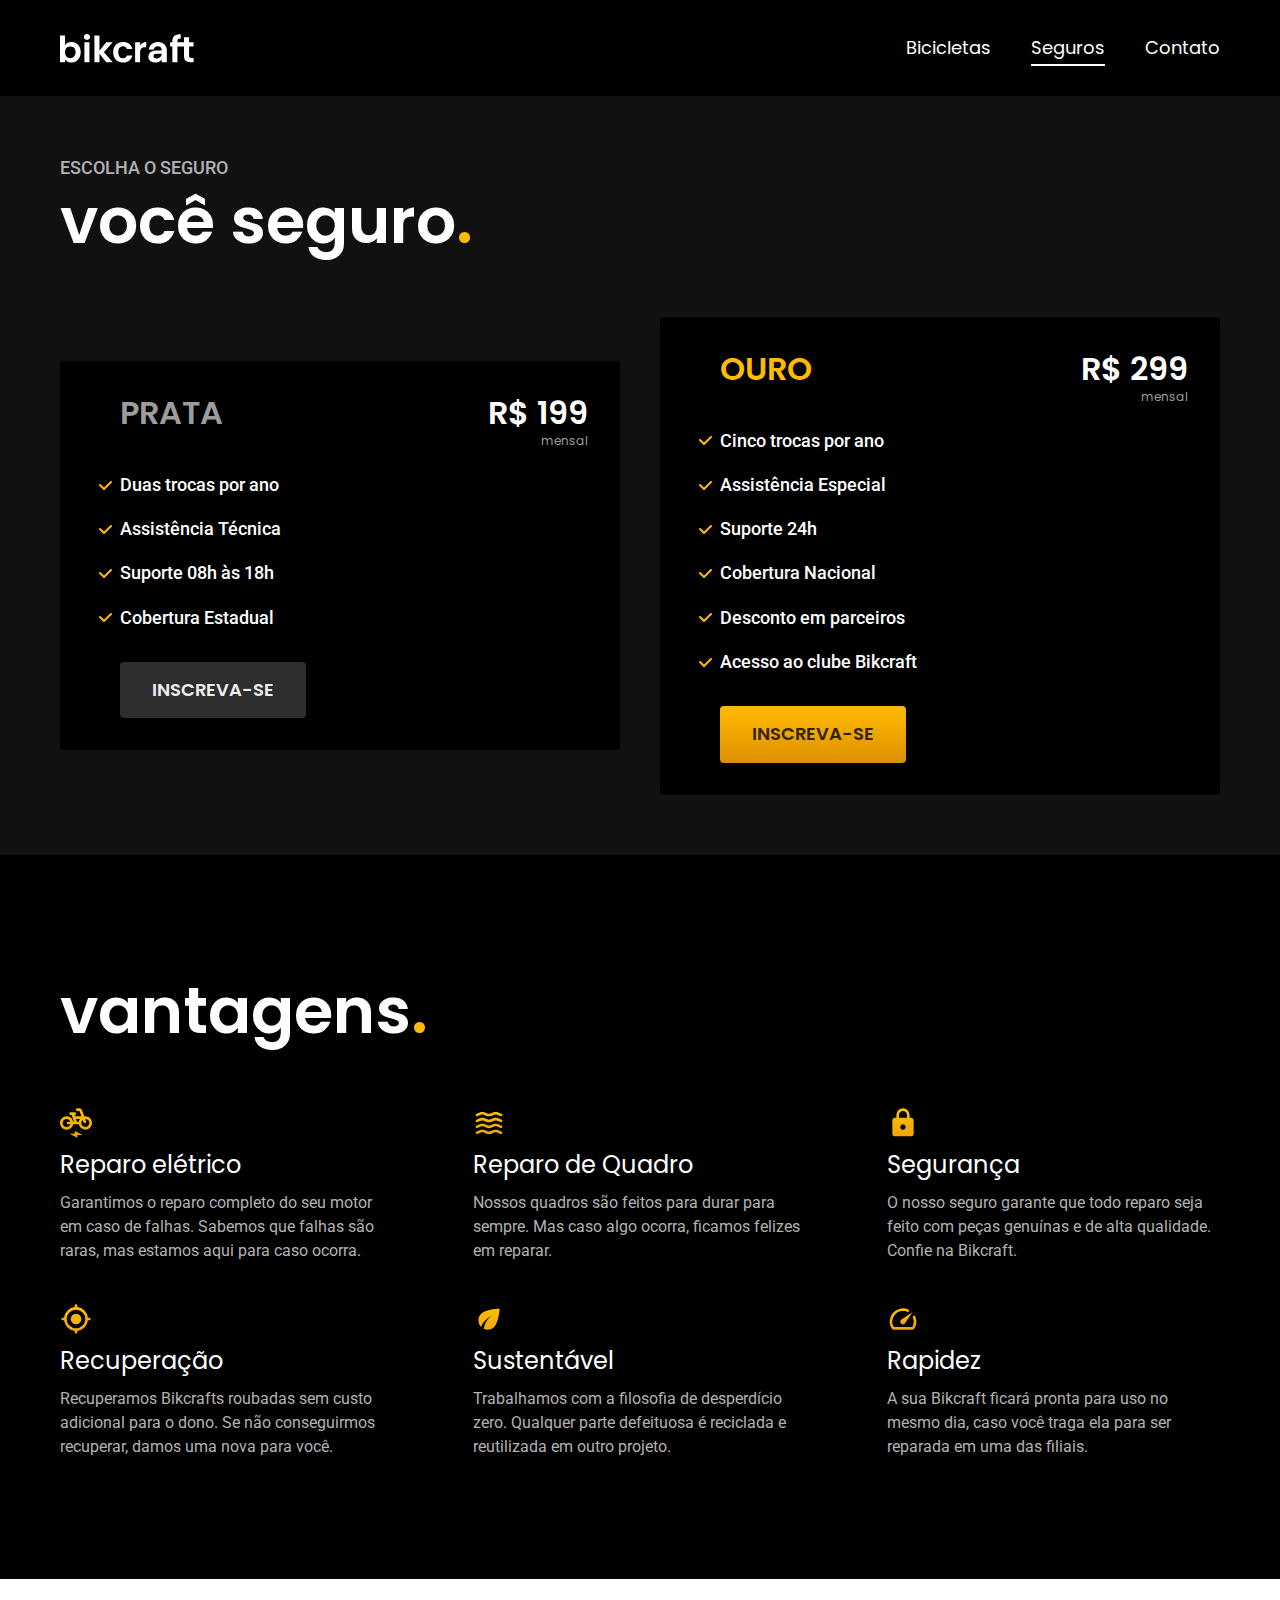
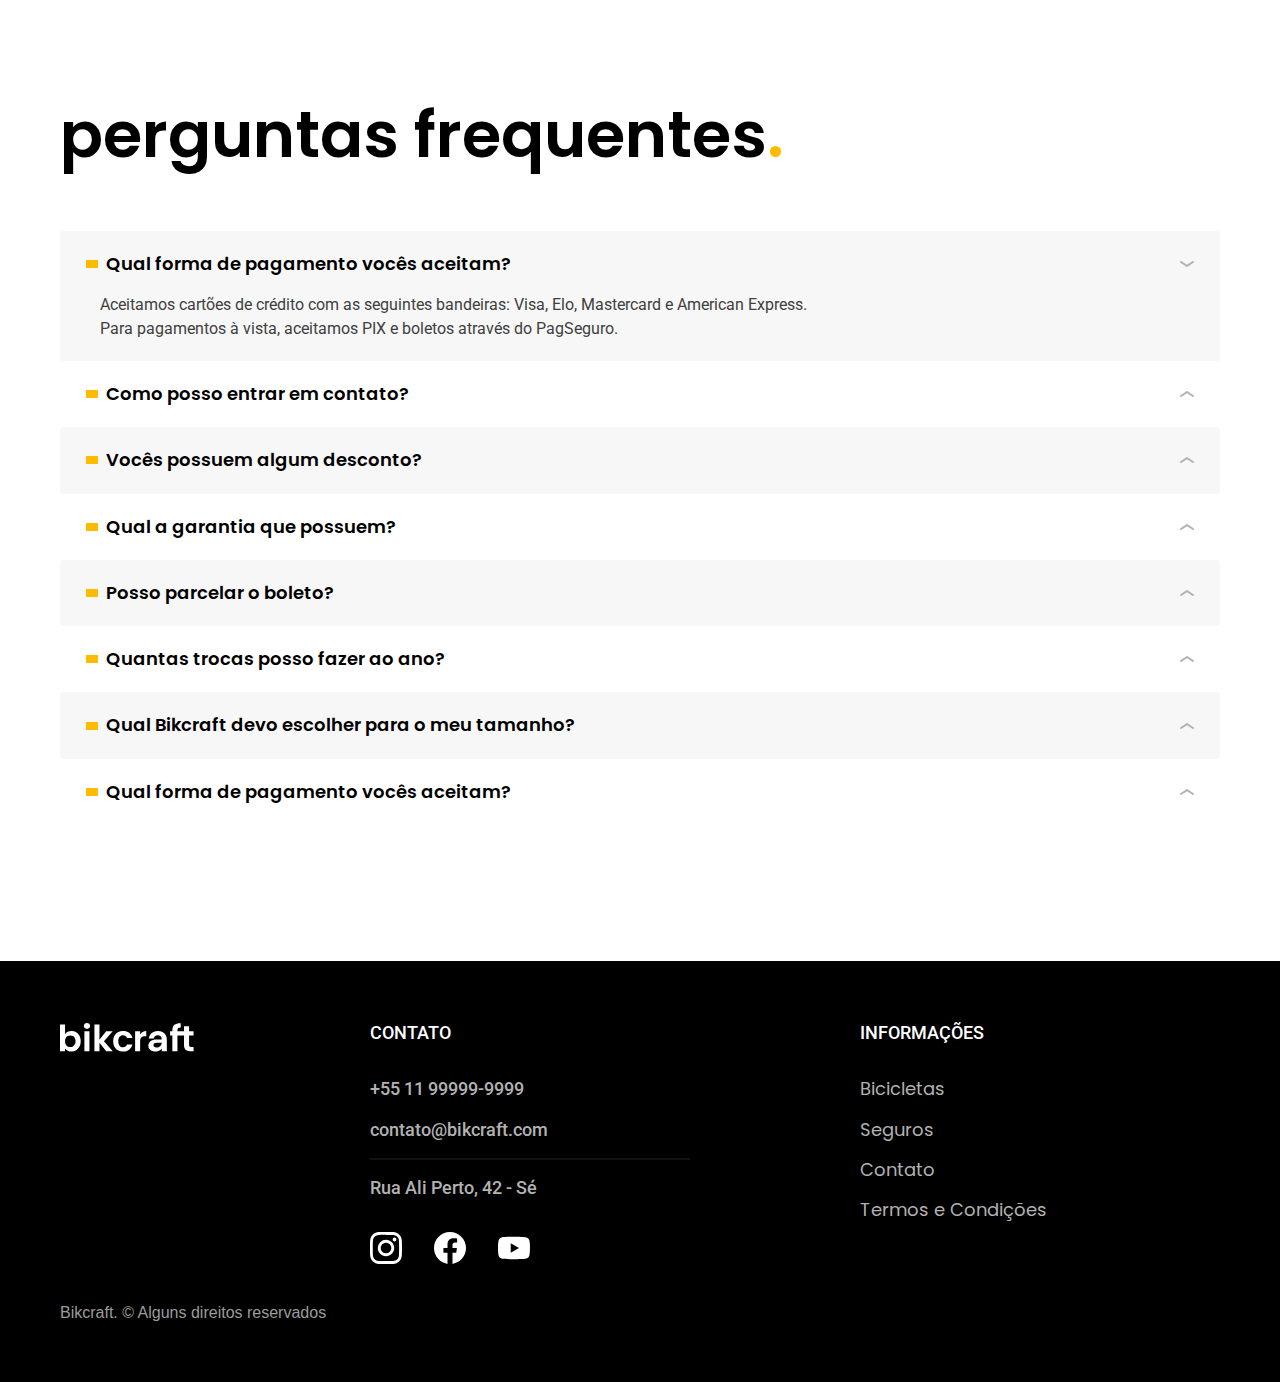
<file: seguros.html>
<!DOCTYPE html>

<html lang="pt-br">
    
<head>
        
        <meta charset="UTF-8">
        <meta name="viewport" content="width=device-width, initial-scale=1.0">
        <title>Seguros | Bickraft</title>
        <meta name="description" content="Termos e Condições.">

        <link rel="preload"href="./css/style.css" as "style">
        <link rel="stylesheet" href="./css/style.css">

        <link rel="preconnect" href="https://fonts.googleapis.com">
        <link rel="preconnect" href="https://fonts.gstatic.com" crossorigin>
        <link href="https://fonts.googleapis.com/css2?family=Kalam:wght@700&family=Poppins:wght@400;600&family=Roboto:wght@400;500&display=swap" rel="stylesheet">
    <script>
        document.documentElement.classList.add('js');
    </script>

    </head>

    <body id="seguros">
        <header class="header-bg">
            <div class="header container">
            <a href="./index.html">
                <img src="./img/bikcraft.svg" alt="Bikcraft">
            </a>
            
                <nav aria-label="primaria">
                <ul class="header-menu font-1-m cor-0">
                    <li><a href="./bicicletas.html">Bicicletas</a></li>
                    <li><a href="./seguros.html">Seguros</a></li>
                    <li><a href="./contato.html">Contato</a></li>
                </ul>
            </nav>
            </div>
        </header>
            <main class="seguros-bg">
                <div class="titulo-bg">
                    <div class="titulo container">
                        <p class="font-2-l-b cor-5">Escolha o seguro</p>
                        <h1 class="font-1-xxl cor-0">você seguro<span class="cor-p1">.</span></h1>
                    </div>
                </div>

                        <div class="seguros container">
                                <div class="seguros-item fadeInLeft"  data-anime="200">
                                <h3 class="font-1-xl cor-6">PRATA</h3>
                                <span class="font-1-xl cor-0">R$ 199<span class="font-1-xs cor-6">mensal</span></span>
                                <ul class="font-2-m cor-0">
                                    <li>Duas trocas por ano</li>
                                    <li>Assistência Técnica</li>
                                    <li>Suporte 08h às 18h</li>
                                    <li>Cobertura Estadual</li>
                                </ul>
                                <a class="botao secundario" href="./orcamento.html?tipo=seguro&produto=prata">Inscreva-se</a>
                                </div>

                                <div class="seguros-item fadeInRight"  data-anime="400">
                                    <h3 class="font-1-xl cor-p1">OURO</h3>
                                    <span class="font-1-xl cor-0">R$ 299<span class="font-1-xs cor-6">mensal</span></span>
                                    <ul class="font-2-m cor-0">
                                        <li>Cinco trocas por ano</li>
                                        <li>Assistência Especial</li>
                                        <li>Suporte 24h</li>
                                        <li>Cobertura Nacional</li>
                                        <li>Desconto em parceiros</li>
                                        <li>Acesso ao clube Bikcraft</li>
                                    </ul>
                                    <a class="botao" href="./orcamento.html?tipo=seguro&produto=ouro">Inscreva-se</a>
                                </div>
                            </div>

                </div>
            </main>

            <article class="vantagens-bg">
                <div class="vantagens container">
                    <h2 class="font-1-xxl cor-0">vantagens<span class="cor-p1">.</span></h2>
                    <ul>
                        <li>
                            <img src="./img/icones/eletrica.svg">
                            <h3 class="font-1-l cor-0">Reparo elétrico</h3>
                            <p class="font-2-s cor-5">Garantimos o reparo completo do seu motor em caso de falhas. Sabemos que falhas são raras, mas estamos aqui para caso ocorra.</p>
                        </li>

                        <li>
                            <img src="./img/icones/carbono.svg">
                            <h3 class="font-1-l cor-0">Reparo de Quadro</h3>
                            <p class="font-2-s cor-5">Nossos quadros são feitos para durar para sempre. Mas caso algo ocorra, ficamos felizes em reparar.</p>
                        </li>

                        <li>
                            <img src="./img/icones/seguro.svg">
                            <h3 class="font-1-l cor-0">Segurança</h3>
                            <p class="font-2-s cor-5">O nosso seguro garante que todo reparo seja feito com peças genuínas e de alta qualidade. Confie na Bikcraft.</p>
                        </li>

                        <li>
                            <img src="./img/icones/rastreador.svg">
                            <h3 class="font-1-l cor-0">Recuperação</h3>
                            <p class="font-2-s cor-5">Recuperamos Bikcrafts roubadas sem custo adicional para o dono. Se não conseguirmos recuperar, damos uma nova para você.</p>
                        </li>

                        <li>
                            <img src="./img/icones/sustentavel.svg">
                            <h3 class="font-1-l cor-0">Sustentável</h3>
                            <p class="font-2-s cor-5">Trabalhamos com a filosofia de desperdício zero. Qualquer parte defeituosa é reciclada e reutilizada em outro projeto.</p>
                        </li>

                        <li>
                            <img src="./img/icones/velocidade.svg">
                            <h3 class="font-1-l cor-0">Rapidez</h3>
                            <p class="font-2-s cor-5">A sua Bikcraft ficará pronta para uso no mesmo dia, caso você traga ela para ser reparada em uma das filiais.</p>
                        </li>                        
                    </ul>
                </div>
            </article>

            <article class="perguntas container">
                <h2 class="font-1-xxl">perguntas frequentes<span class="cor-p1">.</span></h2>

                <dl>
                    <div>
                    <dt><button class="font-1-m-b" aria-controls="pergunta1" aria-expanded="true">Qual forma de pagamento vocês aceitam?</button></dt>
                    <dd id="pergunta1" class="font-2-s cor-9 ativa">Aceitamos cartões de crédito com as seguintes bandeiras: Visa, Elo, Mastercard e American Express. Para pagamentos à vista, aceitamos PIX e boletos através do PagSeguro.</dd>
                    </div>

                    <div>
                    <dt><button class="font-1-m-b" aria-controls="pergunta2" aria-expanded="false">Como posso entrar em contato?</button></dt>
                    <dd id="pergunta2" class="font-2-s cor-9">Aceitamos cartões de crédito com as seguintes bandeiras: Visa, Elo, Mastercard e American Express. Para pagamentos à vista, aceitamos PIX e boletos através do PagSeguro.</dd>
                    </div>

                    <div>
                    <dt><button class="font-1-m-b" aria-controls="pergunta3" aria-expanded="false">Vocês possuem algum desconto?</button></dt>
                    <dd id="pergunta3" class="font-2-s cor-9">Aceitamos cartões de crédito com as seguintes bandeiras: Visa, Elo, Mastercard e American Express. Para pagamentos à vista, aceitamos PIX e boletos através do PagSeguro.</dd>
                    </div>

                    <div>
                    <dt><button class="font-1-m-b" aria-controls="pergunta4" aria-expanded="false">Qual a garantia que possuem?</button></dt>
                    <dd id="pergunta4" class="font-2-s cor-9">Aceitamos cartões de crédito com as seguintes bandeiras: Visa, Elo, Mastercard e American Express. Para pagamentos à vista, aceitamos PIX e boletos através do PagSeguro.</dd>
                    </div>

                    <div>
                    <dt><button class="font-1-m-b" aria-controls="pergunta5" aria-expanded="false">Posso parcelar o boleto?</button></dt>
                    <dd id="pergunta5" class="font-2-s cor-9">Aceitamos cartões de crédito com as seguintes bandeiras: Visa, Elo, Mastercard e American Express. Para pagamentos à vista, aceitamos PIX e boletos através do PagSeguro.</dd>
                    </div>

                    <div>
                    <dt><button class="font-1-m-b" aria-controls="pergunta6" aria-expanded="false">Quantas trocas posso fazer ao ano?</button></dt>
                    <dd id="pergunta6" class="font-2-s cor-9">Aceitamos cartões de crédito com as seguintes bandeiras: Visa, Elo, Mastercard e American Express. Para pagamentos à vista, aceitamos PIX e boletos através do PagSeguro.</dd>
                    </div>

                    <div>
                    <dt><button class="font-1-m-b" aria-controls="pergunta7" aria-expanded="false">Qual Bikcraft devo escolher para o meu tamanho?</button></dt>
                    <dd id="pergunta7" class="font-2-s cor-9">Aceitamos cartões de crédito com as seguintes bandeiras: Visa, Elo, Mastercard e American Express. Para pagamentos à vista, aceitamos PIX e boletos através do PagSeguro.</dd>
                    </div>
                    
                    <div>
                    <dt><button class="font-1-m-b" aria-controls="pergunta8" aria-expanded="false">Qual forma de pagamento vocês aceitam?</button></dt>
                    <dd id="pergunta8" class="font-2-s cor-9">Aceitamos cartões de crédito com as seguintes bandeiras: Visa, Elo, Mastercard e American Express. Para pagamentos à vista, aceitamos PIX e boletos através do PagSeguro.</dd>
                    </div>
                </dl>
            </article>

        <footer class="footer-bg">
            <div class="footer container">
                <img src="./img/bikcraft.svg" alt="logo">
                <div class="footer-contato">
                    <h3 class="font-2-l-b cor-0">Contato</h3>
                    <ul class="font-2-m cor-5">
                        <li><a href="tel: +551199999999">+55 11 99999-9999</a></li>
                        <li><a href="mailto:contato@bikcraft.com">contato@bikcraft.com</a></li>
                        <li>Rua Ali Perto, 42 - Sé</li>
                    </ul>
                    <div class="footer-redes">
                        <a href="./">
                            <img src="./img/redes/instagram.svg">
                        </a>
                        <a href="./">
                            <img src="./img/redes/facebook.svg">
                        </a>
                        <a href="./">
                            <img src="./img/redes/youtube.svg">
                        </a>
                    </div>
                </div>
                <div class="footer-informacoes">
                    <h3 class="font-2-l-b cor-0">Informações</h3>
                    <nav>
                        <ul class="font-1-m cor-5">
                            <li>
                               <li><a href="./bicicletas.html">Bicicletas</a></li>
                                <li><a href="./seguros.html">Seguros</a></li>
                                <li><a href="./contato.html">Contato</a></li>
                                <li><a href="./termos.html">Termos e Condições</a></li>
                            </li>
                        </ul>
                    </nav>
                </div>
                <p class="footer-copyfont-2-m cor-6">Bikcraft. © Alguns direitos reservados</p>
            </div>
            
        </footer>

        <script src="./js/plugins/simple-anime.js"></script>
        <script src="./js/script.js"></script>
    </body>
</html>
</file>
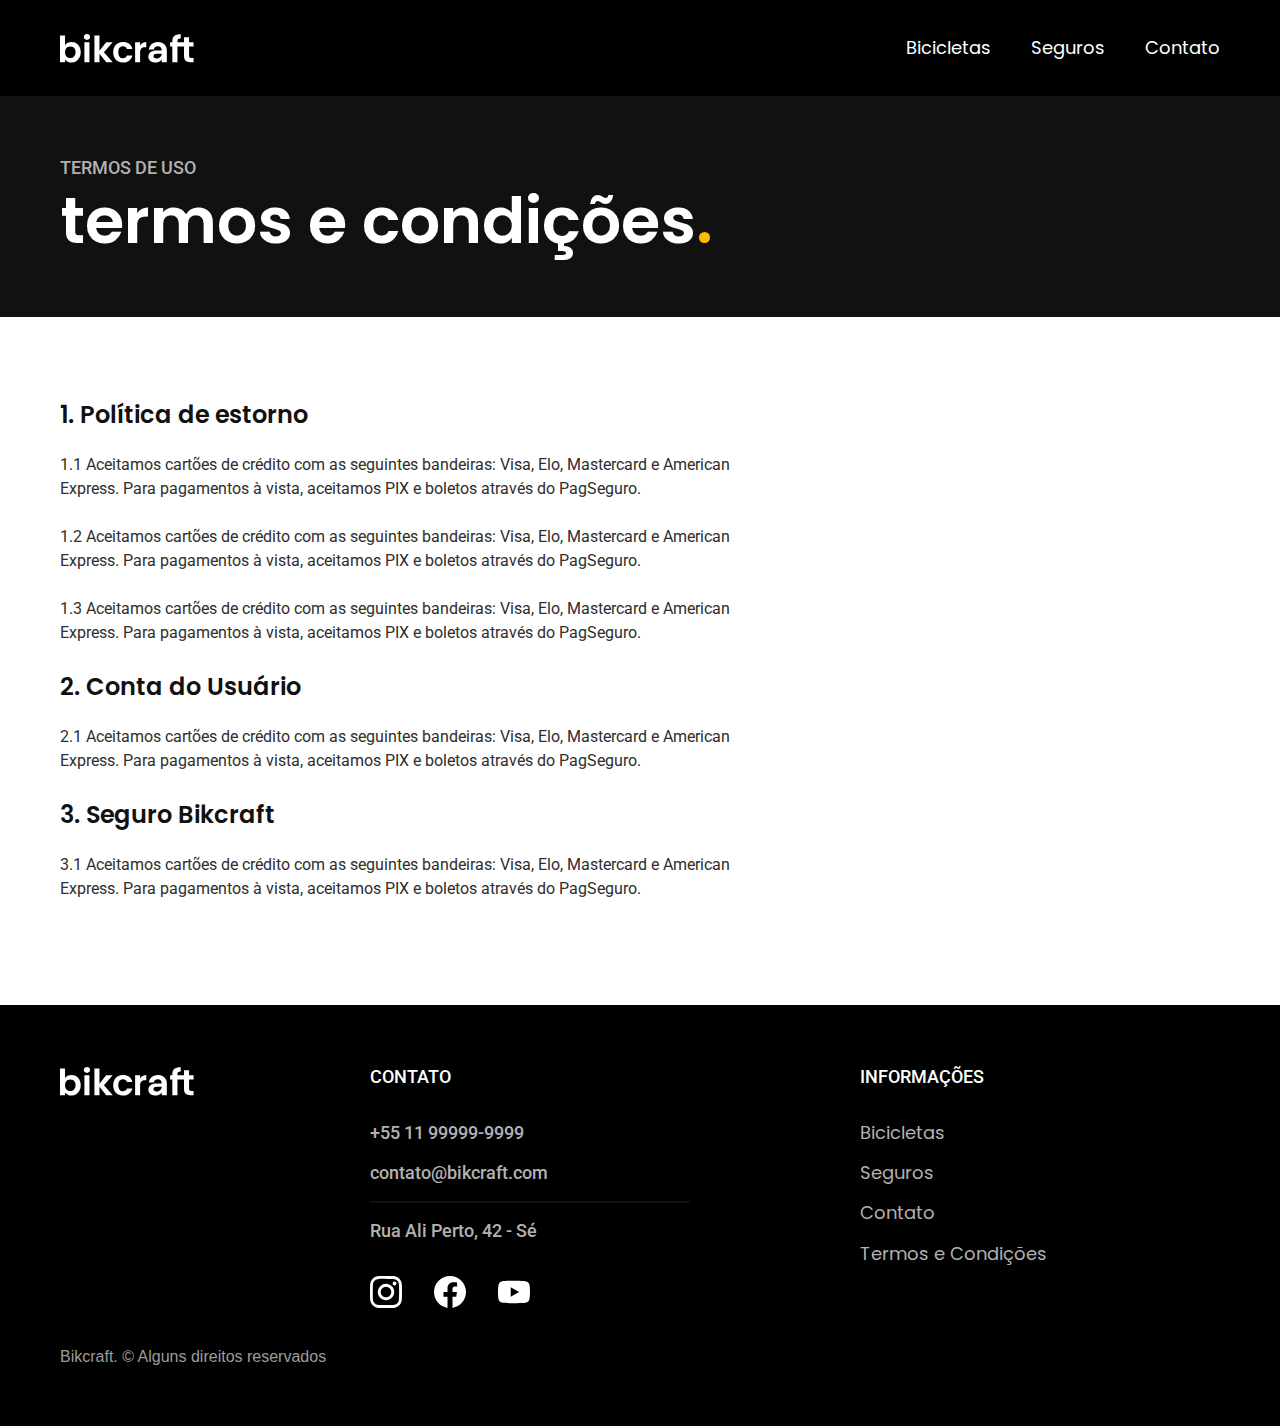
<file: termos.html>
<!DOCTYPE html>

<html lang="pt-br">
    
<head>
        
        <meta charset="UTF-8">
        <meta name="viewport" content="width=device-width, initial-scale=1.0">
        <title>Termos e Condições | Bickraft</title>
        <meta name="description" content="Termos e Condições.">

        <link rel="preload"href="./css/style.css" as "style">
        <link rel="stylesheet" href="./css/style.css">

        <link rel="preconnect" href="https://fonts.googleapis.com">
        <link rel="preconnect" href="https://fonts.gstatic.com" crossorigin>
        <link href="https://fonts.googleapis.com/css2?family=Kalam:wght@700&family=Poppins:wght@400;600&family=Roboto:wght@400;500&display=swap" rel="stylesheet">
    <script>
        document.documentElement.classList.add('js');
    </script>

    </head>

    <body id="termos">
        <header class="header-bg">
            <div class="header container">
            <a href="./index.html">
                <img src="./img/bikcraft.svg" alt="Bikcraft">
            </a>
            
                <nav aria-label="primaria">
                <ul class="header-menu font-1-m cor-0">
                    <li><a href="./bicicletas.html">Bicicletas</a></li>
                    <li><a href="./seguros.html">Seguros</a></li>
                    <li><a href="./contato.html">Contato</a></li>
                </ul>
            </nav>
            </div>
        </header>
            <main>
                <div class="titulo-bg">
                    <div class="titulo container">
                        <p class="font-2-l-b cor-5">Termos de uso</p>
                        <h1 class="font-1-xxl cor-0">termos e condições<span class="cor-p1">.</span></h1>
                    </div>
                </div>
                <div class="termos font-2-s cor-10 container">
                    <h2 class="font-1-l cor-11">1. Política de estorno</h2>
                    <p>1.1 Aceitamos cartões de crédito com as seguintes bandeiras: Visa, Elo, Mastercard e American Express. Para pagamentos à vista, aceitamos PIX e boletos através do PagSeguro.</p>
                    <p>1.2 Aceitamos cartões de crédito com as seguintes bandeiras: Visa, Elo, Mastercard e American Express. Para pagamentos à vista, aceitamos PIX e boletos através do PagSeguro.</p>
                    <p>1.3 Aceitamos cartões de crédito com as seguintes bandeiras: Visa, Elo, Mastercard e American Express. Para pagamentos à vista, aceitamos PIX e boletos através do PagSeguro.</p>

                    <h2 class="font-1-l cor-11">2. Conta do Usuário</h2>
                    <p>2.1 Aceitamos cartões de crédito com as seguintes bandeiras: Visa, Elo, Mastercard e American Express. Para pagamentos à vista, aceitamos PIX e boletos através do PagSeguro.</p>

                    <h2 class="font-1-l cor-11">3. Seguro Bikcraft</h2>
                    <p>3.1 Aceitamos cartões de crédito com as seguintes bandeiras: Visa, Elo, Mastercard e American Express. Para pagamentos à vista, aceitamos PIX e boletos através do PagSeguro.</p>



                </div>
            </main>
        <footer class="footer-bg">
            <div class="footer container">
                <img src="./img/bikcraft.svg" alt="logo">
                <div class="footer-contato">
                    <h3 class="font-2-l-b cor-0">Contato</h3>
                    <ul class="font-2-m cor-5">
                        <li><a href="tel: +551199999999">+55 11 99999-9999</a></li>
                        <li><a href="mailto:contato@bikcraft.com">contato@bikcraft.com</a></li>
                        <li>Rua Ali Perto, 42 - Sé</li>
                    </ul>
                    <div class="footer-redes">
                        <a href="./">
                            <img src="./img/redes/instagram.svg">
                        </a>
                        <a href="./">
                            <img src="./img/redes/facebook.svg">
                        </a>
                        <a href="./">
                            <img src="./img/redes/youtube.svg">
                        </a>
                    </div>
                </div>
                <div class="footer-informacoes">
                    <h3 class="font-2-l-b cor-0">Informações</h3>
                    <nav>
                        <ul class="font-1-m cor-5">
                            <li>
                               <li><a href="./bicicletas.html">Bicicletas</a></li>
                                <li><a href="./seguros.html">Seguros</a></li>
                                <li><a href="./contato.html">Contato</a></li>
                                <li><a href="./termos.html">Termos e Condições</a></li>
                            </li>
                        </ul>
                    </nav>
                </div>
                <p class="footer-copyfont-2-m cor-6">Bikcraft. © Alguns direitos reservados</p>
            </div>
            
        </footer>

        <script src="./js/script.js"></script>
    </body>
</html>
</file>
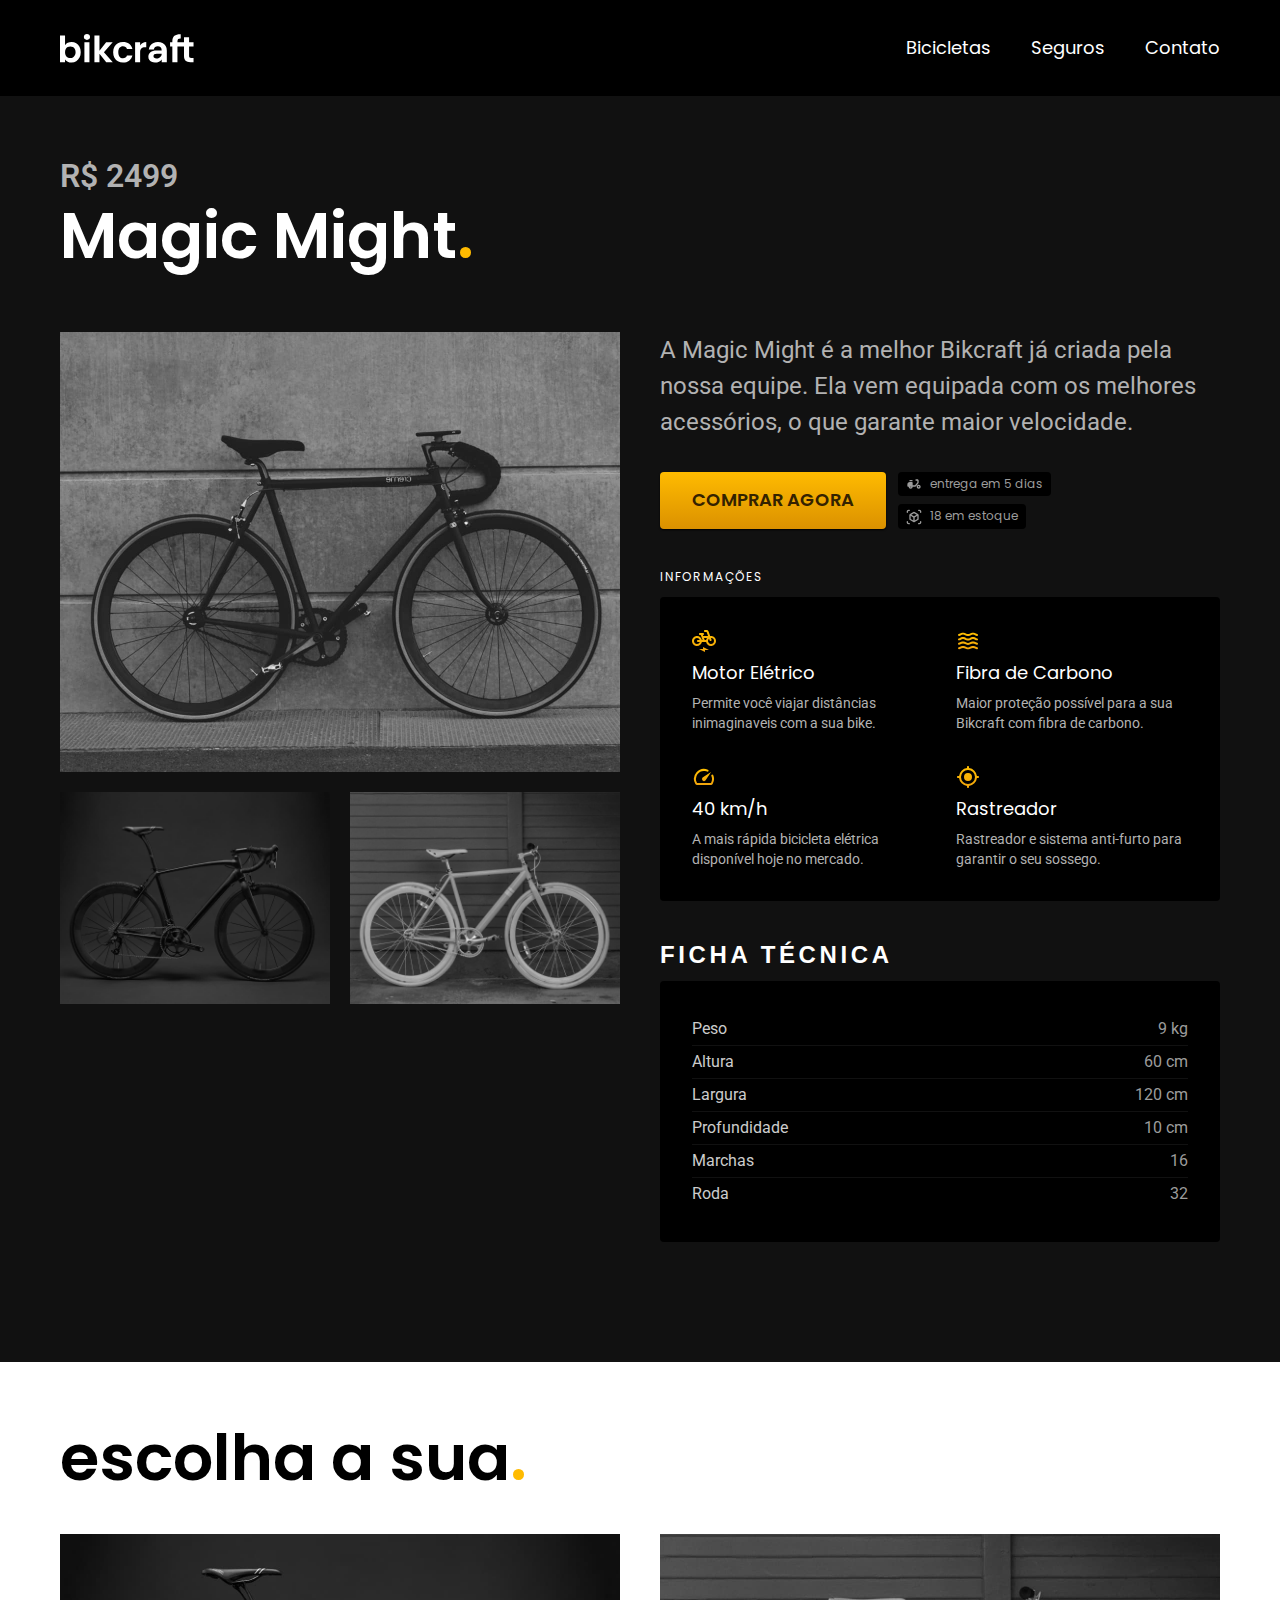
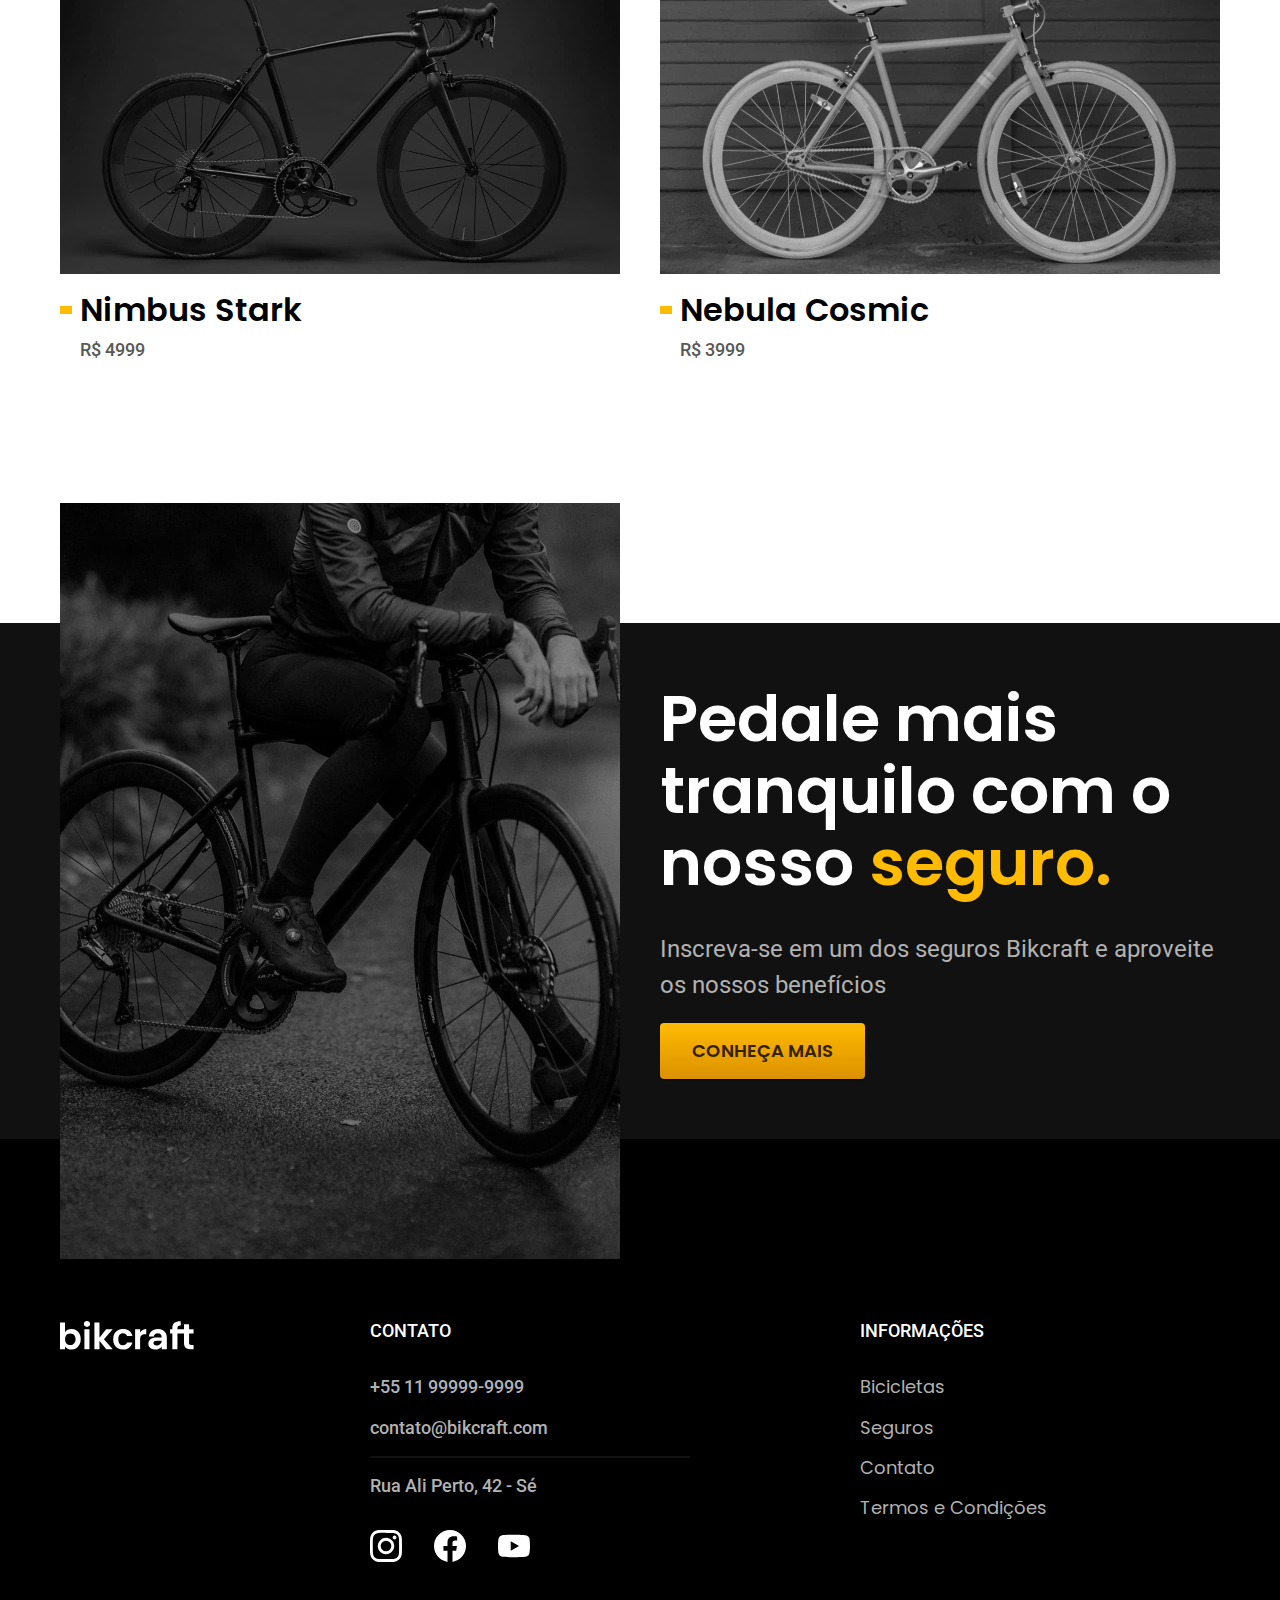
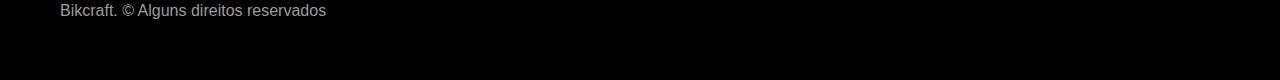
<file: bicicletas/magic.html>
<!DOCTYPE html>

<html lang="pt-br">
    
<head>
        
        <meta charset="UTF-8">
        <meta name="viewport" content="width=device-width, initial-scale=1.0">
        <title>Magic Might | Bickraft</title>
        <meta name="description" content="Termos e Condições.">

        <link rel="stylesheet" href="../css/style.css">

        <link rel="preconnect" href="https://fonts.googleapis.com">
        <link rel="preconnect" href="https://fonts.gstatic.com" crossorigin>
        <link href="https://fonts.googleapis.com/css2?family=Kalam:wght@700&family=Poppins:wght@400;600&family=Roboto:wght@400;500&display=swap" rel="stylesheet">
    <script>
        document.documentElement.classList.add('js');
    </script>

    </head>

    <body id="bicicleta">
        <header class="header-bg">
            <div class="header container">
            <a href="../index.html">
                <img src="../img/bikcraft.svg" alt="Bikcraft">
            </a>
            
                <nav aria-label="primaria">
                <ul class="header-menu font-1-m cor-0">
                    <li><a href="../bicicletas.html">Bicicletas</a></li>
                    <li><a href="../seguros.html">Seguros</a></li>
                    <li><a href="../contato.html">Contato</a></li>
                </ul>
            </nav>
            </div>
        </header>


            <main class="titulo-bg">
                <div>
                    <div class="titulo container">
                        <p class="font-2-xl cor-5">R$ 2499</p>
                        <h1 class="font-1-xxl cor-0">Magic Might<span class="cor-p1">.</span></h1>
                    </div>
                </div>

                <div class="bicicleta container">
                    <div class="bicicleta-imagens">
                        <img src="../img/bicicleta/nimbus2.jpg" alt="Bike1">
                        <img src="../img/bicicleta/nimbus1.jpg"alt="Bike2">
                        <img src="../img/bicicleta/nimbus3.jpg"alt="Bike3">
                    </div>
                    <div class="bicicleta-conteudo">
                        <p class="font-2-l cor-5">A Magic Might é a melhor Bikcraft já criada pela nossa equipe. Ela vem equipada com os melhores acessórios, o que garante maior velocidade.</p>
                        <div class="bicicleta-comprar">
                            <a class="botao"href="../orcamento.html?tipo=bikcraft&produto=magic">Comprar Agora</a>
                            <span class="font-1-xs cor-6"><img src="../img/icones/entrega.svg">entrega em 5 dias</span>
                            <span class="font-1-xs cor-6"><img src="../img/icones/estoque.svg">18 em estoque</span>
                        </div>
                    

                    <h2 class="font-1-xs cor-0">Informações</h2>
                    <ul class="bicicleta-informacoes">
                        <li>

                            <img src="../img/icones/eletrica.svg">
                            <h3 class="font-1-m cor-0">Motor Elétrico</h3>
                            <p class="font-2-xs cor-5">Permite você viajar distâncias inimaginaveis com a sua bike.</p>
                        </li>

                        <li>
                            <img src="../img/icones/carbono.svg">
                            <h3 class="font-1-m cor-0">Fibra de Carbono</h3>
                            <p class="font-2-xs cor-5">Maior proteção possível para a sua Bikcraft com fibra de carbono.</p>
                        </li>

                        <li>
                            <img src="../img/icones/velocidade.svg">
                            <h3 class="font-1-m cor-0">40 km/h</h3>
                            <p class="font-2-xs cor-5">A mais rápida bicicleta elétrica disponível hoje no mercado.</p>
                        </li>

                        <li>
                            <img src="../img/icones/rastreador.svg">
                            <h3 class="font-1-m cor-0">Rastreador</h3>
                            <p class="font-2-xs cor-5">Rastreador e sistema anti-furto para garantir o seu sossego.</p>
                        </li>
                    </ul>

                    <h2 class="font-1-x-s cor-0">Ficha Técnica</h2>
                    <ul class="bicicleta-ficha font-2-s cor-4">
                        <li>Peso <span>9 kg</span></li>
                        <li>Altura <span>60 cm</span></li>
                        <li>Largura <span>120 cm</span></li>
                        <li>Profundidade <span>10 cm</span></li>
                        <li>Marchas <span>16</span></li>
                        <li>Roda <span>32</span></li>
                    </ul>
                </div>
                </div>
            </main>

             <article class="bicicletas-lista container">
            <h2 class="font-1-xxl">escolha a sua<span class="cor-p1">.</span></h2>

            <ul>
                <li>
                    <a href="./magic.html">
                    <img src="../img/bicicletas/nimbus.jpg" alt="Bicicleta preta">
                    <h3 class="font-1-xl">Nimbus Stark</h3>
                    <span class="font-2-m cor-8">R$ 4999</span>
                    </a>  
                </li>
                <li>
                    <a href="./nebula.html">
                    <img src="../img/bicicletas/nebula.jpg" alt="Bicicleta nebula">
                    <h3 class="font-1-xl">Nebula Cosmic</h3>
                    <span class="font-2-m cor-8">R$ 3999 </span>
                    </a>
                </li>
            </ul>
        </article>


        <article class="seguro-bg">
            <div class="seguro container">
                <div class="seguro-imagem">
                    <img src="../img/fotos/seguros.jpg" alt="pessoa parada em cima de uma bike">
                </div>
                <div class="seguro-conteudo">
                    <h2 class="font-1-xxl cor-0">Pedale mais tranquilo com o nosso <span class="cor-p1">seguro.</span></h2>
                    <p class="font-2-l cor-5">Inscreva-se em um dos seguros Bikcraft e aproveite os nossos benefícios</p>
                    <a class="botao" href="../seguros.html">conheça mais</a>
                </div>
            </div>
        </article>


        <footer class="footer-bg">
            <div class="footer container">
                <img src="../img/bikcraft.svg" alt="logo">
                <div class="footer-contato">
                    <h3 class="font-2-l-b cor-0">Contato</h3>
                    <ul class="font-2-m cor-5">
                        <li><a href="tel: +551199999999">+55 11 99999-9999</a></li>
                        <li><a href="mailto:contato@bikcraft.com">contato@bikcraft.com</a></li>
                        <li>Rua Ali Perto, 42 - Sé</li>
                    </ul>
                    <div class="footer-redes">
                        <a href="./">
                            <img src="../img/redes/instagram.svg">
                        </a>
                        <a href="./">
                            <img src="../img/redes/facebook.svg">
                        </a>
                        <a href="./">
                            <img src="../img/redes/youtube.svg">
                        </a>
                    </div>
                </div>
                <div class="footer-informacoes">
                    <h3 class="font-2-l-b cor-0">Informações</h3>
                    <nav>
                        <ul class="font-1-m cor-5">
                            <li>
                               <li><a href="./bicicletas.html">Bicicletas</a></li>
                                <li><a href="./seguros.html">Seguros</a></li>
                                <li><a href="./contato.html">Contato</a></li>
                                <li><a href="./termos.html">Termos e Condições</a></li>
                            </li>
                        </ul>
                    </nav>
                </div>
                <p class="footer-copyfont-2-m cor-6">Bikcraft. © Alguns direitos reservados</p>
            </div>
            
        </footer>

        <script src="../js/script.js"></script>
    </body>
</html>
</file>
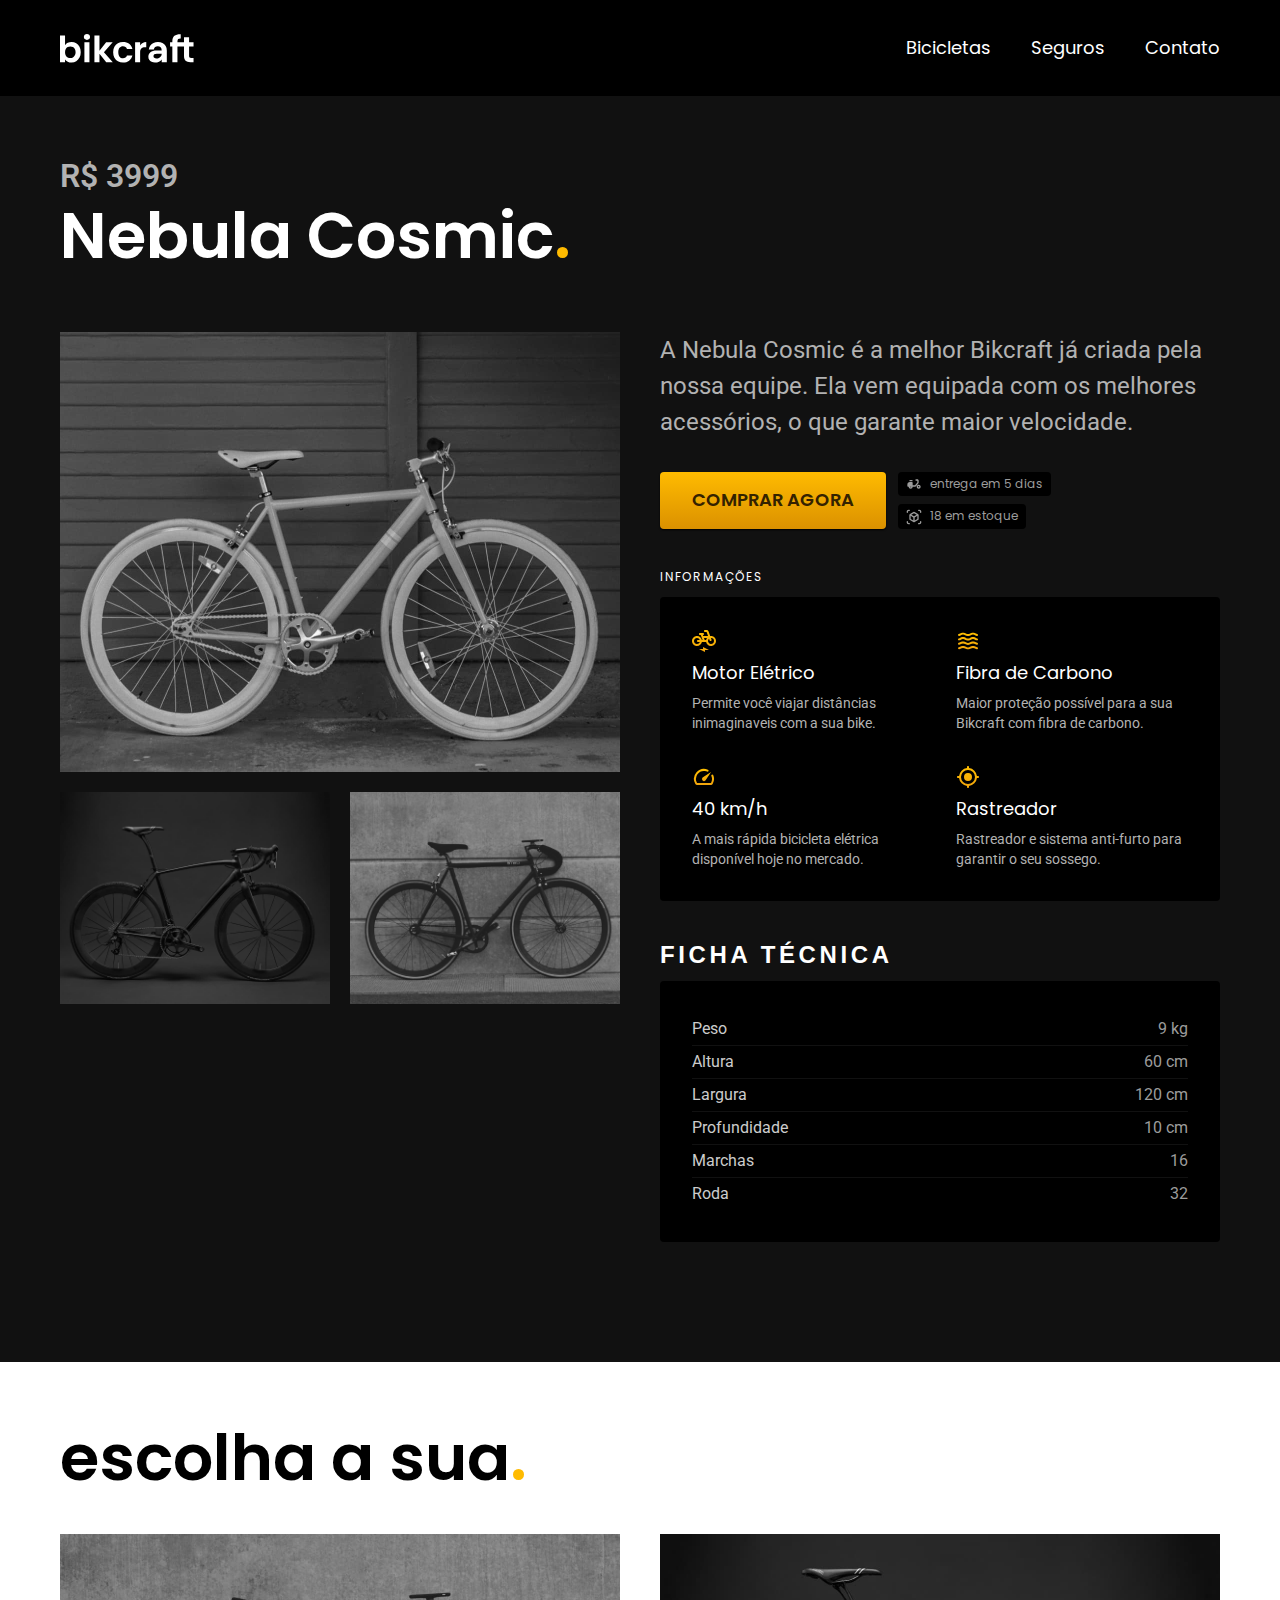
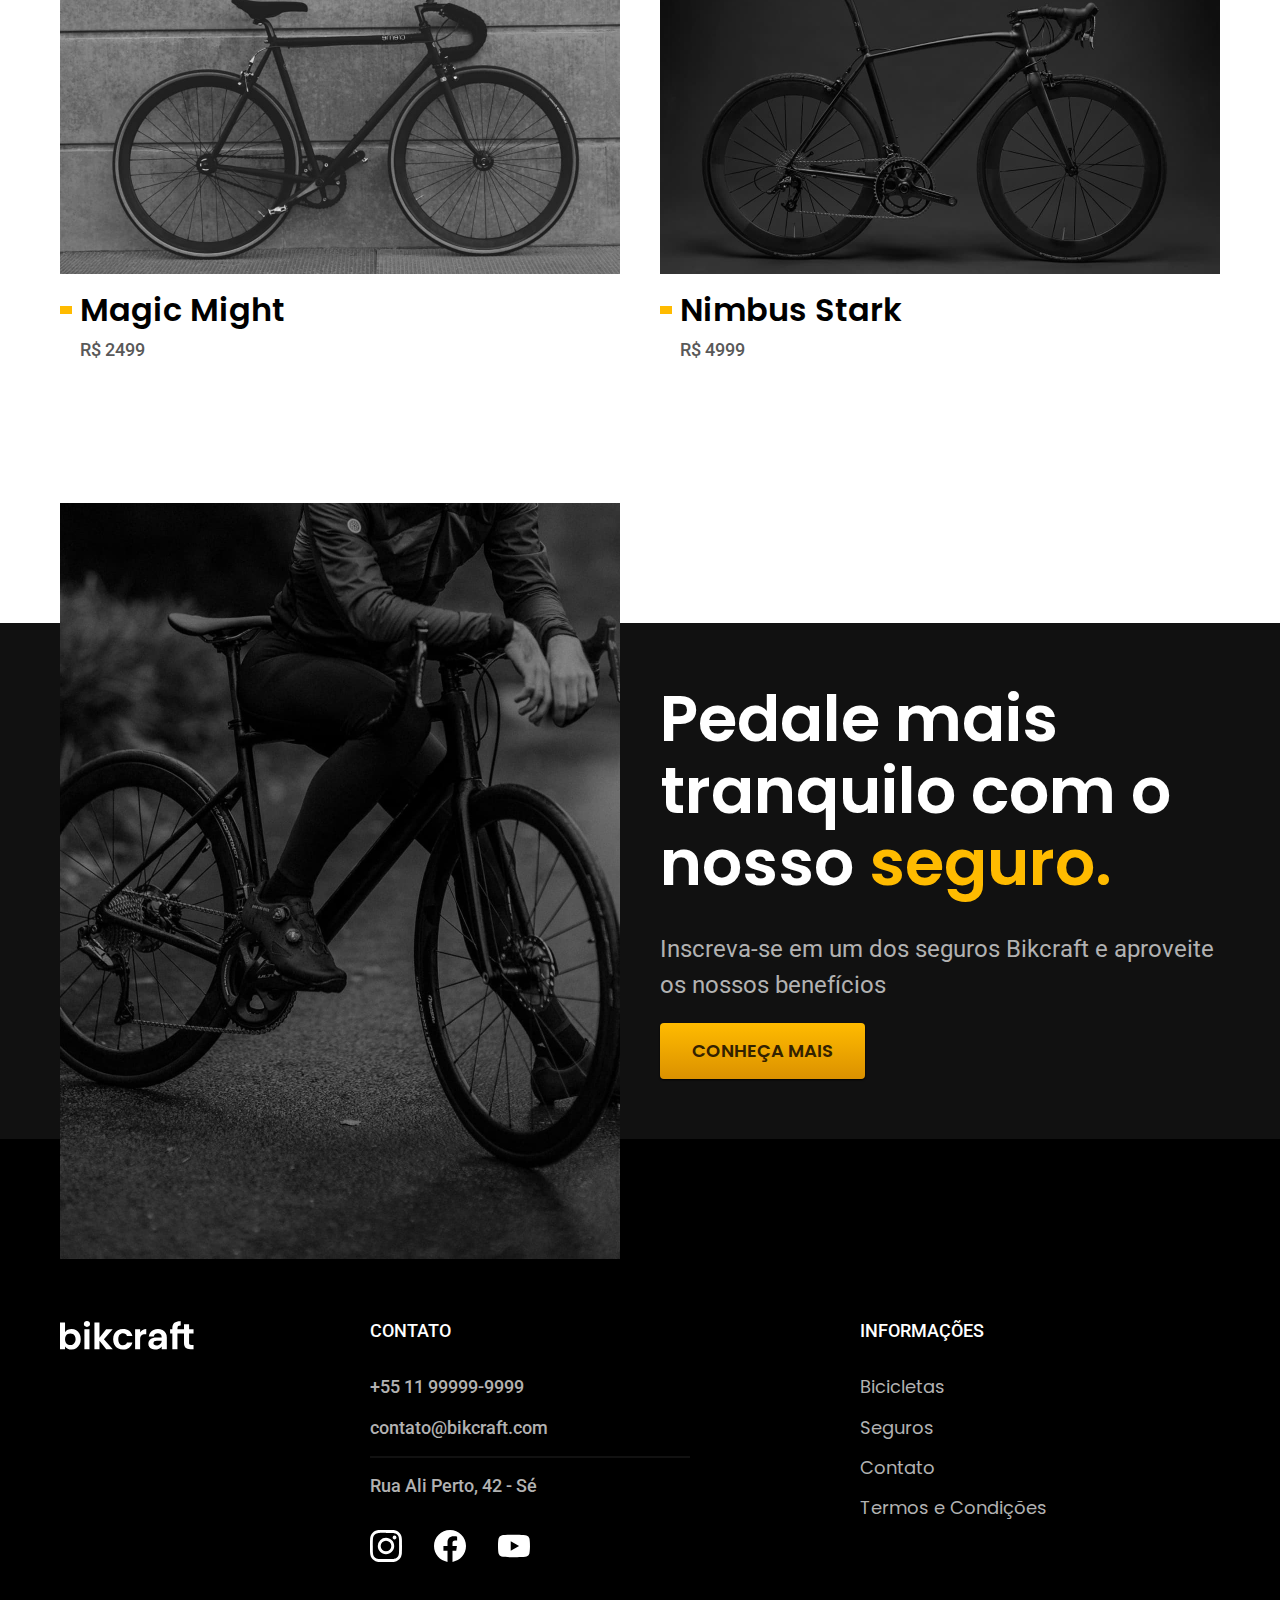
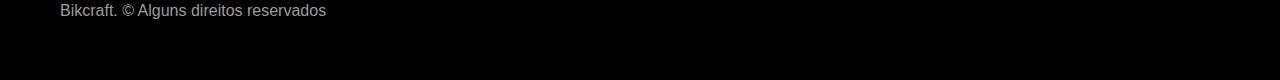
<file: bicicletas/nebula.html>
<!DOCTYPE html>

<html lang="pt-br">
    
<head>
        
        <meta charset="UTF-8">
        <meta name="viewport" content="width=device-width, initial-scale=1.0">
        <title>Nebula Cosmic | Bickraft</title>
        <meta name="description" content="Termos e Condições.">

        <link rel="stylesheet" href="../css/style.css">

        <link rel="preconnect" href="https://fonts.googleapis.com">
        <link rel="preconnect" href="https://fonts.gstatic.com" crossorigin>
        <link href="https://fonts.googleapis.com/css2?family=Kalam:wght@700&family=Poppins:wght@400;600&family=Roboto:wght@400;500&display=swap" rel="stylesheet">
    <script>
        document.documentElement.classList.add('js');
    </script>

    </head>

    <body id="bicicleta">
        <header class="header-bg">
            <div class="header container">
            <a href="../index.html">
                <img src="../img/bikcraft.svg" alt="Bikcraft">
            </a>
            
                <nav aria-label="primaria">
                <ul class="header-menu font-1-m cor-0">
                    <li><a href="../bicicletas.html">Bicicletas</a></li>
                    <li><a href="../seguros.html">Seguros</a></li>
                    <li><a href="../contato.html">Contato</a></li>
                </ul>
            </nav>
            </div>
        </header>


            <main class="titulo-bg">
                <div>
                    <div class="titulo container">
                        <p class="font-2-xl cor-5">R$ 3999</p>
                        <h1 class="font-1-xxl cor-0">Nebula Cosmic<span class="cor-p1">.</span></h1>
                    </div>
                </div>

                <div class="bicicleta container">
                    <div class="bicicleta-imagens">
                        <img src="../img/bicicleta/nimbus3.jpg"alt="Bike1">
                        <img src="../img/bicicleta/nimbus1.jpg"alt="Bike2">
                        <img src="../img/bicicleta/nimbus2.jpg"alt="Bike3">
                    </div>
                    <div class="bicicleta-conteudo">
                        <p class="font-2-l cor-5">A Nebula Cosmic é a melhor Bikcraft já criada pela nossa equipe. Ela vem equipada com os melhores acessórios, o que garante maior velocidade.</p>
                        <div class="bicicleta-comprar">
                            <a class="botao"href="../orcamento.html?tipo=bikcraft&produto=nebula">Comprar Agora</a>
                            <span class="font-1-xs cor-6"><img src="../img/icones/entrega.svg">entrega em 5 dias</span>
                            <span class="font-1-xs cor-6"><img src="../img/icones/estoque.svg">18 em estoque</span>
                        </div>
                    

                    <h2 class="font-1-xs cor-0">Informações</h2>
                    <ul class="bicicleta-informacoes">
                        <li>

                            <img src="../img/icones/eletrica.svg">
                            <h3 class="font-1-m cor-0">Motor Elétrico</h3>
                            <p class="font-2-xs cor-5">Permite você viajar distâncias inimaginaveis com a sua bike.</p>
                        </li>

                        <li>
                            <img src="../img/icones/carbono.svg">
                            <h3 class="font-1-m cor-0">Fibra de Carbono</h3>
                            <p class="font-2-xs cor-5">Maior proteção possível para a sua Bikcraft com fibra de carbono.</p>
                        </li>

                        <li>
                            <img src="../img/icones/velocidade.svg">
                            <h3 class="font-1-m cor-0">40 km/h</h3>
                            <p class="font-2-xs cor-5">A mais rápida bicicleta elétrica disponível hoje no mercado.</p>
                        </li>

                        <li>
                            <img src="../img/icones/rastreador.svg">
                            <h3 class="font-1-m cor-0">Rastreador</h3>
                            <p class="font-2-xs cor-5">Rastreador e sistema anti-furto para garantir o seu sossego.</p>
                        </li>
                    </ul>

                    <h2 class="font-1-x-s cor-0">Ficha Técnica</h2>
                    <ul class="bicicleta-ficha font-2-s cor-4">
                        <li>Peso <span>9 kg</span></li>
                        <li>Altura <span>60 cm</span></li>
                        <li>Largura <span>120 cm</span></li>
                        <li>Profundidade <span>10 cm</span></li>
                        <li>Marchas <span>16</span></li>
                        <li>Roda <span>32</span></li>
                    </ul>
                </div>
                </div>
            </main>

             <article class="bicicletas-lista container">
            <h2 class="font-1-xxl">escolha a sua<span class="cor-p1">.</span></h2>

            <ul>
                <li>
                    <a href="./magic.html">
                    <img src="../img/bicicletas/magic.jpg" alt="Bicicleta preta">
                    <h3 class="font-1-xl">Magic Might</h3>
                    <span class="font-2-m cor-8">R$ 2499</span>
                    </a>  
                </li>
                <li>
                    <a href="./nebula.html">
                    <img src="../img/bicicletas/nimbus.jpg" alt="Bicicleta nebula">
                    <h3 class="font-1-xl">Nimbus Stark</h3>
                    <span class="font-2-m cor-8">R$ 4999 </span>
                    </a>
                </li>
            </ul>
        </article>


        <article class="seguro-bg">
            <div class="seguro container">
                <div class="seguro-imagem">
                    <img src="../img/fotos/seguros.jpg" alt="pessoa parada em cima de uma bike">
                </div>
                <div class="seguro-conteudo">
                    <h2 class="font-1-xxl cor-0">Pedale mais tranquilo com o nosso <span class="cor-p1">seguro.</span></h2>
                    <p class="font-2-l cor-5">Inscreva-se em um dos seguros Bikcraft e aproveite os nossos benefícios</p>
                    <a class="botao" href="../seguros.html">conheça mais</a>
                </div>
            </div>
        </article>


        <footer class="footer-bg">
            <div class="footer container">
                <img src="../img/bikcraft.svg" alt="logo">
                <div class="footer-contato">
                    <h3 class="font-2-l-b cor-0">Contato</h3>
                    <ul class="font-2-m cor-5">
                        <li><a href="tel: +551199999999">+55 11 99999-9999</a></li>
                        <li><a href="mailto:contato@bikcraft.com">contato@bikcraft.com</a></li>
                        <li>Rua Ali Perto, 42 - Sé</li>
                    </ul>
                    <div class="footer-redes">
                        <a href="./">
                            <img src="../img/redes/instagram.svg">
                        </a>
                        <a href="./">
                            <img src="../img/redes/facebook.svg">
                        </a>
                        <a href="./">
                            <img src="../img/redes/youtube.svg">
                        </a>
                    </div>
                </div>
                <div class="footer-informacoes">
                    <h3 class="font-2-l-b cor-0">Informações</h3>
                    <nav>
                        <ul class="font-1-m cor-5">
                            <li>
                               <li><a href="./bicicletas.html">Bicicletas</a></li>
                                <li><a href="./seguros.html">Seguros</a></li>
                                <li><a href="./contato.html">Contato</a></li>
                                <li><a href="./termos.html">Termos e Condições</a></li>
                            </li>
                        </ul>
                    </nav>
                </div>
                <p class="footer-copyfont-2-m cor-6">Bikcraft. © Alguns direitos reservados</p>
            </div>
            
        </footer>

        <script src="../js/script.js"></script>
    </body>
</html>
</file>
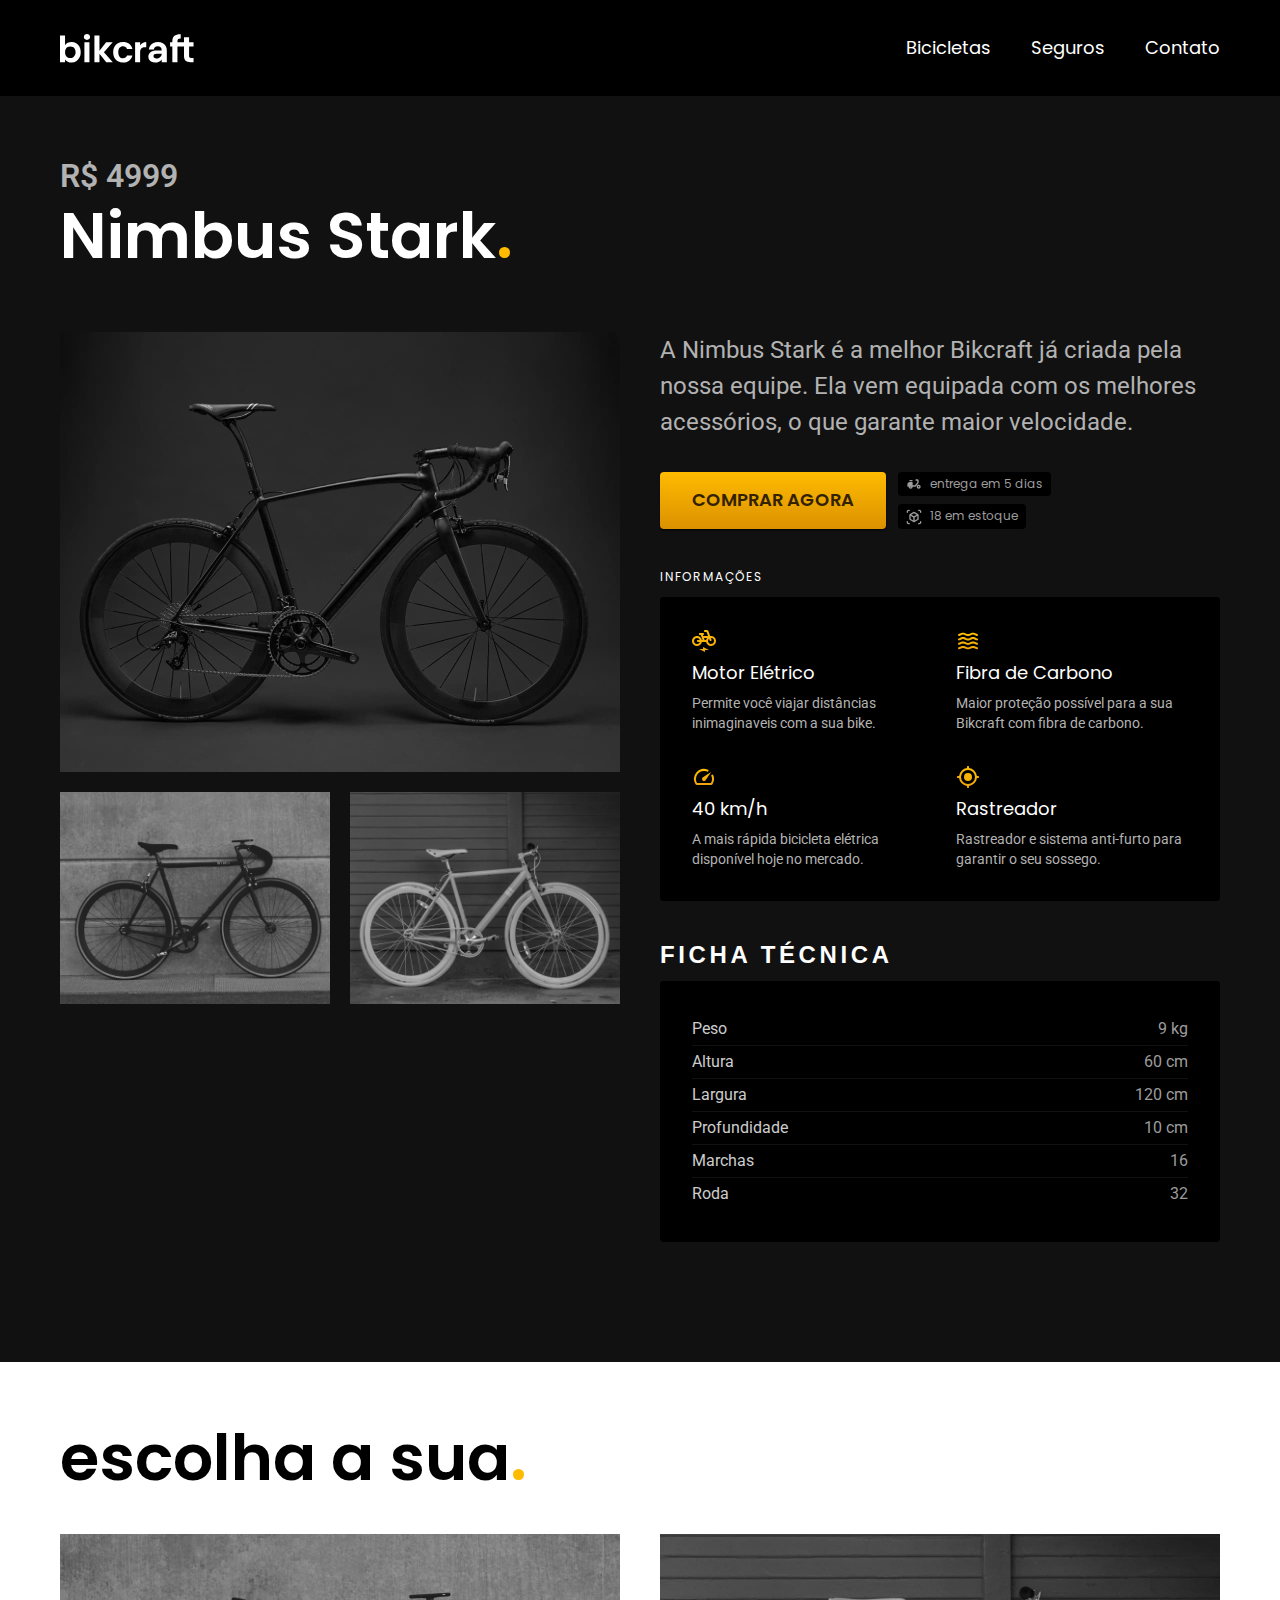
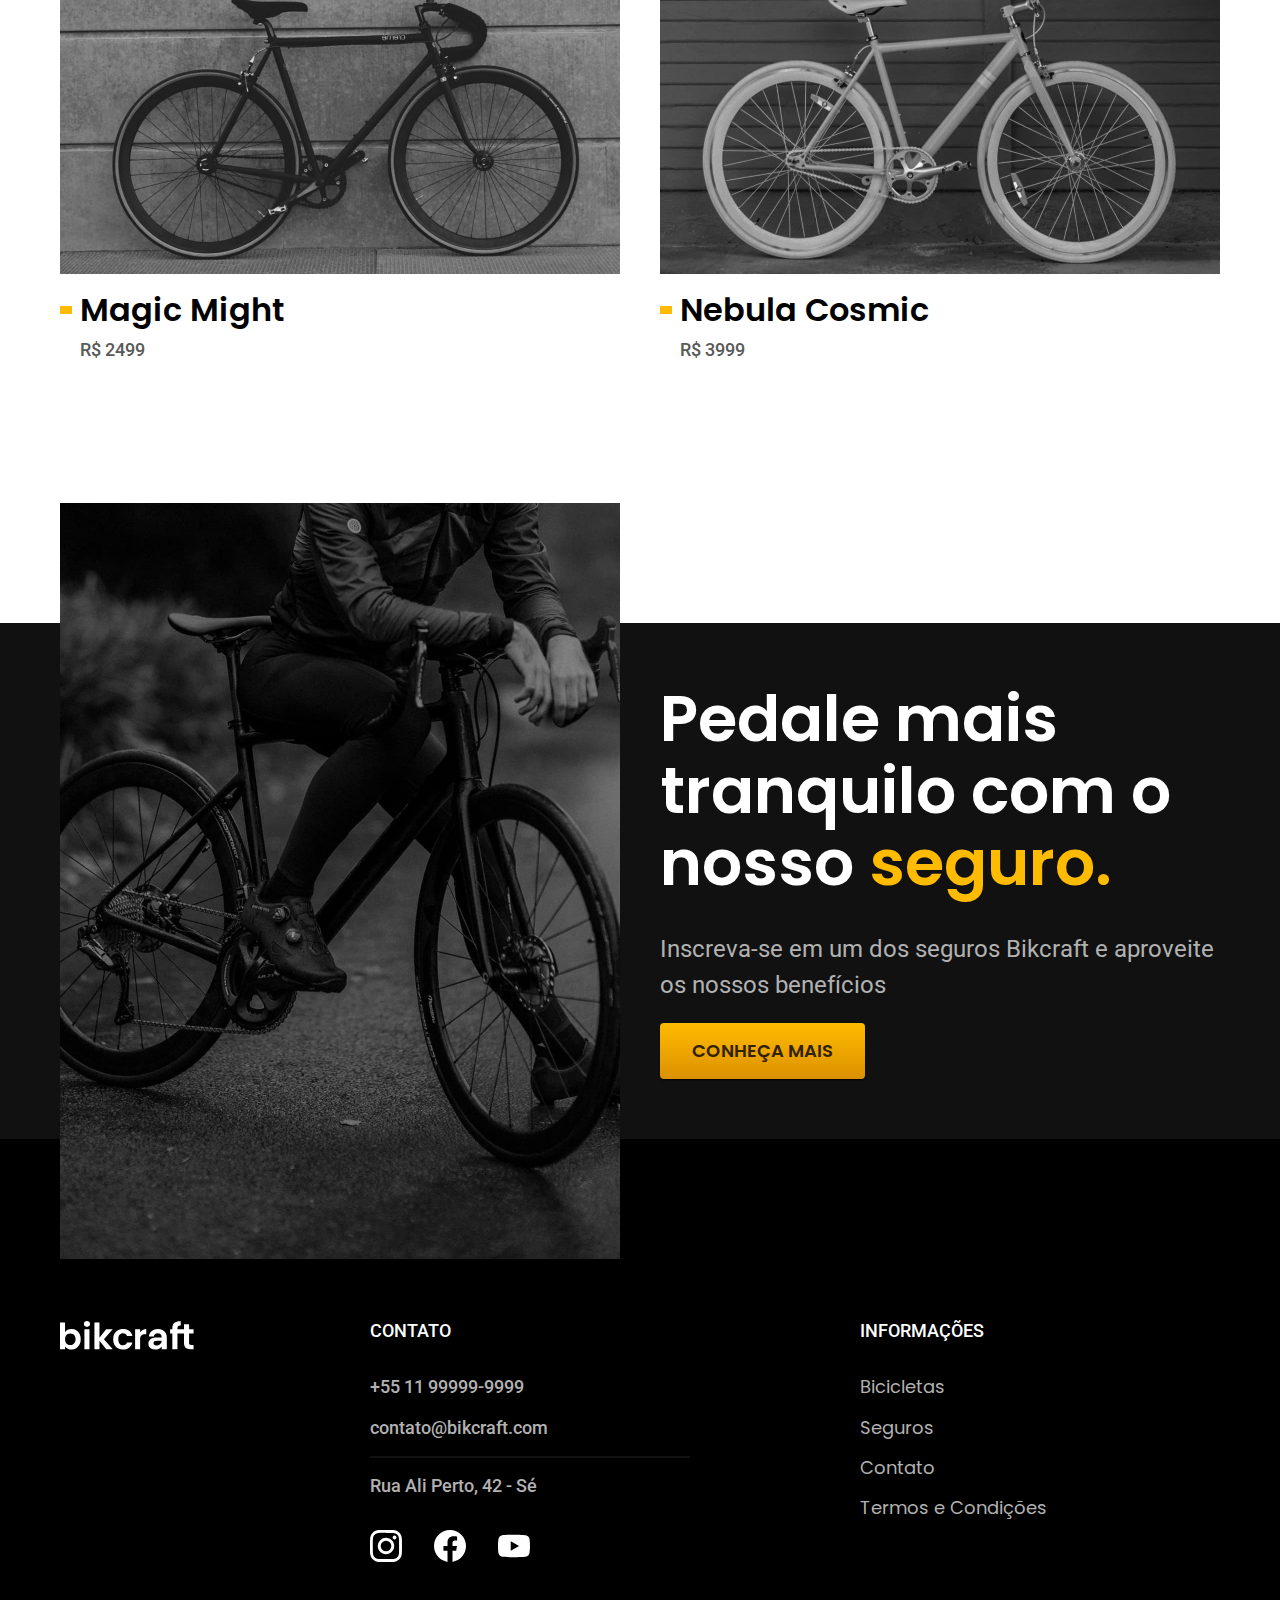
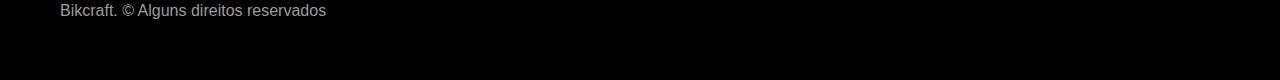
<file: bicicletas/nimbus.html>
<!DOCTYPE html>

<html lang="pt-br">
    
<head>
        
        <meta charset="UTF-8">
        <meta name="viewport" content="width=device-width, initial-scale=1.0">
        <title>Nimbus Stark | Bickraft</title>
        <meta name="description" content="Termos e Condições.">

        <link rel="stylesheet" href="../css/style.css">

        <link rel="preconnect" href="https://fonts.googleapis.com">
        <link rel="preconnect" href="https://fonts.gstatic.com" crossorigin>
        <link href="https://fonts.googleapis.com/css2?family=Kalam:wght@700&family=Poppins:wght@400;600&family=Roboto:wght@400;500&display=swap" rel="stylesheet">
    <script>
        document.documentElement.classList.add('js');
    </script>

    </head>

    <body id="bicicleta">
        <header class="header-bg">
            <div class="header container">
            <a href="../index.html">
                <img src="../img/bikcraft.svg" alt="Bikcraft">
            </a>
            
                <nav aria-label="primaria">
                <ul class="header-menu font-1-m cor-0">
                    <li><a href="../bicicletas.html">Bicicletas</a></li>
                    <li><a href="../seguros.html">Seguros</a></li>
                    <li><a href="../contato.html">Contato</a></li>
                </ul>
            </nav>
            </div>
        </header>


            <main class="titulo-bg">
                <div>
                    <div class="titulo container">
                        <p class="font-2-xl cor-5">R$ 4999</p>
                        <h1 class="font-1-xxl cor-0">Nimbus Stark<span class="cor-p1">.</span></h1>
                    </div>
                </div>

                <div class="bicicleta container">
                    <div class="bicicleta-imagens">
                        <img src="../img/bicicleta/nimbus1.jpg" alt="Bike1">
                        <img src="../img/bicicleta/nimbus2.jpg" alt="Bike2">
                        <img src="../img/bicicleta/nimbus3.jpg" alt="Bike3">
                    </div>
                    <div class="bicicleta-conteudo">
                        <p class="font-2-l cor-5">A Nimbus Stark é a melhor Bikcraft já criada pela nossa equipe. Ela vem equipada com os melhores acessórios, o que garante maior velocidade.</p>
                        <div class="bicicleta-comprar">
                            <a class="botao"href="../orcamento.html?tipo=bikcraft&produto=nimbus">Comprar Agora</a>
                            <span class="font-1-xs cor-6"><img src="../img/icones/entrega.svg">entrega em 5 dias</span>
                            <span class="font-1-xs cor-6"><img src="../img/icones/estoque.svg">18 em estoque</span>
                        </div>
                    

                    <h2 class="font-1-xs cor-0">Informações</h2>
                    <ul class="bicicleta-informacoes">
                        <li>

                            <img src="../img/icones/eletrica.svg">
                            <h3 class="font-1-m cor-0">Motor Elétrico</h3>
                            <p class="font-2-xs cor-5">Permite você viajar distâncias inimaginaveis com a sua bike.</p>
                        </li>

                        <li>
                            <img src="../img/icones/carbono.svg">
                            <h3 class="font-1-m cor-0">Fibra de Carbono</h3>
                            <p class="font-2-xs cor-5">Maior proteção possível para a sua Bikcraft com fibra de carbono.</p>
                        </li>

                        <li>
                            <img src="../img/icones/velocidade.svg">
                            <h3 class="font-1-m cor-0">40 km/h</h3>
                            <p class="font-2-xs cor-5">A mais rápida bicicleta elétrica disponível hoje no mercado.</p>
                        </li>

                        <li>
                            <img src="../img/icones/rastreador.svg">
                            <h3 class="font-1-m cor-0">Rastreador</h3>
                            <p class="font-2-xs cor-5">Rastreador e sistema anti-furto para garantir o seu sossego.</p>
                        </li>
                    </ul>

                    <h2 class="font-1-x-s cor-0">Ficha Técnica</h2>
                    <ul class="bicicleta-ficha font-2-s cor-4">
                        <li>Peso <span>9 kg</span></li>
                        <li>Altura <span>60 cm</span></li>
                        <li>Largura <span>120 cm</span></li>
                        <li>Profundidade <span>10 cm</span></li>
                        <li>Marchas <span>16</span></li>
                        <li>Roda <span>32</span></li>
                    </ul>
                </div>
                </div>
            </main>

             <article class="bicicletas-lista container">
            <h2 class="font-1-xxl">escolha a sua<span class="cor-p1">.</span></h2>

            <ul>
                <li>
                    <a href="./magic.html">
                    <img src="../img/bicicletas/magic.jpg" alt="Bicicleta preta">
                    <h3 class="font-1-xl">Magic Might</h3>
                    <span class="font-2-m cor-8">R$ 2499</span>
                    </a>  
                </li>
                <li>
                    <a href="./nebula.html">
                    <img src="../img/bicicletas/nebula.jpg" alt="Bicicleta nebula">
                    <h3 class="font-1-xl">Nebula Cosmic</h3>
                    <span class="font-2-m cor-8">R$ 3999 </span>
                    </a>
                </li>
            </ul>
        </article>


        <article class="seguro-bg">
            <div class="seguro container">
                <div class="seguro-imagem">
                    <img src="../img/fotos/seguros.jpg" alt="pessoa parada em cima de uma bike">
                </div>
                <div class="seguro-conteudo">
                    <h2 class="font-1-xxl cor-0">Pedale mais tranquilo com o nosso <span class="cor-p1">seguro.</span></h2>
                    <p class="font-2-l cor-5">Inscreva-se em um dos seguros Bikcraft e aproveite os nossos benefícios</p>
                    <a class="botao" href="../seguros.html">conheça mais</a>
                </div>
            </div>
        </article>


        <footer class="footer-bg">
            <div class="footer container">
                <img src="../img/bikcraft.svg" alt="logo">
                <div class="footer-contato">
                    <h3 class="font-2-l-b cor-0">Contato</h3>
                    <ul class="font-2-m cor-5">
                        <li><a href="tel: +551199999999">+55 11 99999-9999</a></li>
                        <li><a href="mailto:contato@bikcraft.com">contato@bikcraft.com</a></li>
                        <li>Rua Ali Perto, 42 - Sé</li>
                    </ul>
                    <div class="footer-redes">
                        <a href="./">
                            <img src="../img/redes/instagram.svg">
                        </a>
                        <a href="./">
                            <img src="../img/redes/facebook.svg">
                        </a>
                        <a href="./">
                            <img src="../img/redes/youtube.svg">
                        </a>
                    </div>
                </div>
                <div class="footer-informacoes">
                    <h3 class="font-2-l-b cor-0">Informações</h3>
                    <nav>
                        <ul class="font-1-m cor-5">
                            <li>
                               <li><a href="./bicicletas.html">Bicicletas</a></li>
                                <li><a href="./seguros.html">Seguros</a></li>
                                <li><a href="./contato.html">Contato</a></li>
                                <li><a href="./termos.html">Termos e Condições</a></li>
                            </li>
                        </ul>
                    </nav>
                </div>
                <p class="footer-copyfont-2-m cor-6">Bikcraft. © Alguns direitos reservados</p>
            </div>
            
        </footer>

        <script src="../js/script.js"></script>
    </body>
</html>
</file>
<file: css/style.css>
@import "./global/global.css";
@import "./global/header.css";
@import "./global/footer.css";




@import "./utilitarios/tipografia.css";
@import "./utilitarios/cores.css";
@import "./utilitarios/componentes.css";
@import "./utilitarios/formulario.css";
@import "./utilitarios/animacao.css";



@import "./bicicletas/bicicletas-lista.css";
@import "./bicicletas/bicicletas.css";

@import "./home/introducao.css";
@import "./home/tecnologia.css";
@import "./home/parceiros.css";
@import "./home/depoimento.css";



@import "./seguros/seguros.css";
@import "./seguros/perguntas.css";
@import "./seguros/vantagens.css";

@import "./termos/termos.css";

@import "./bicicleta/bicicleta.css";
@import "./bicicleta/seguro.css";

@import "./contato/contato.css";
@import "./contato/lojas.css";

@import "./orcamento/orcamento.css";
</file>
